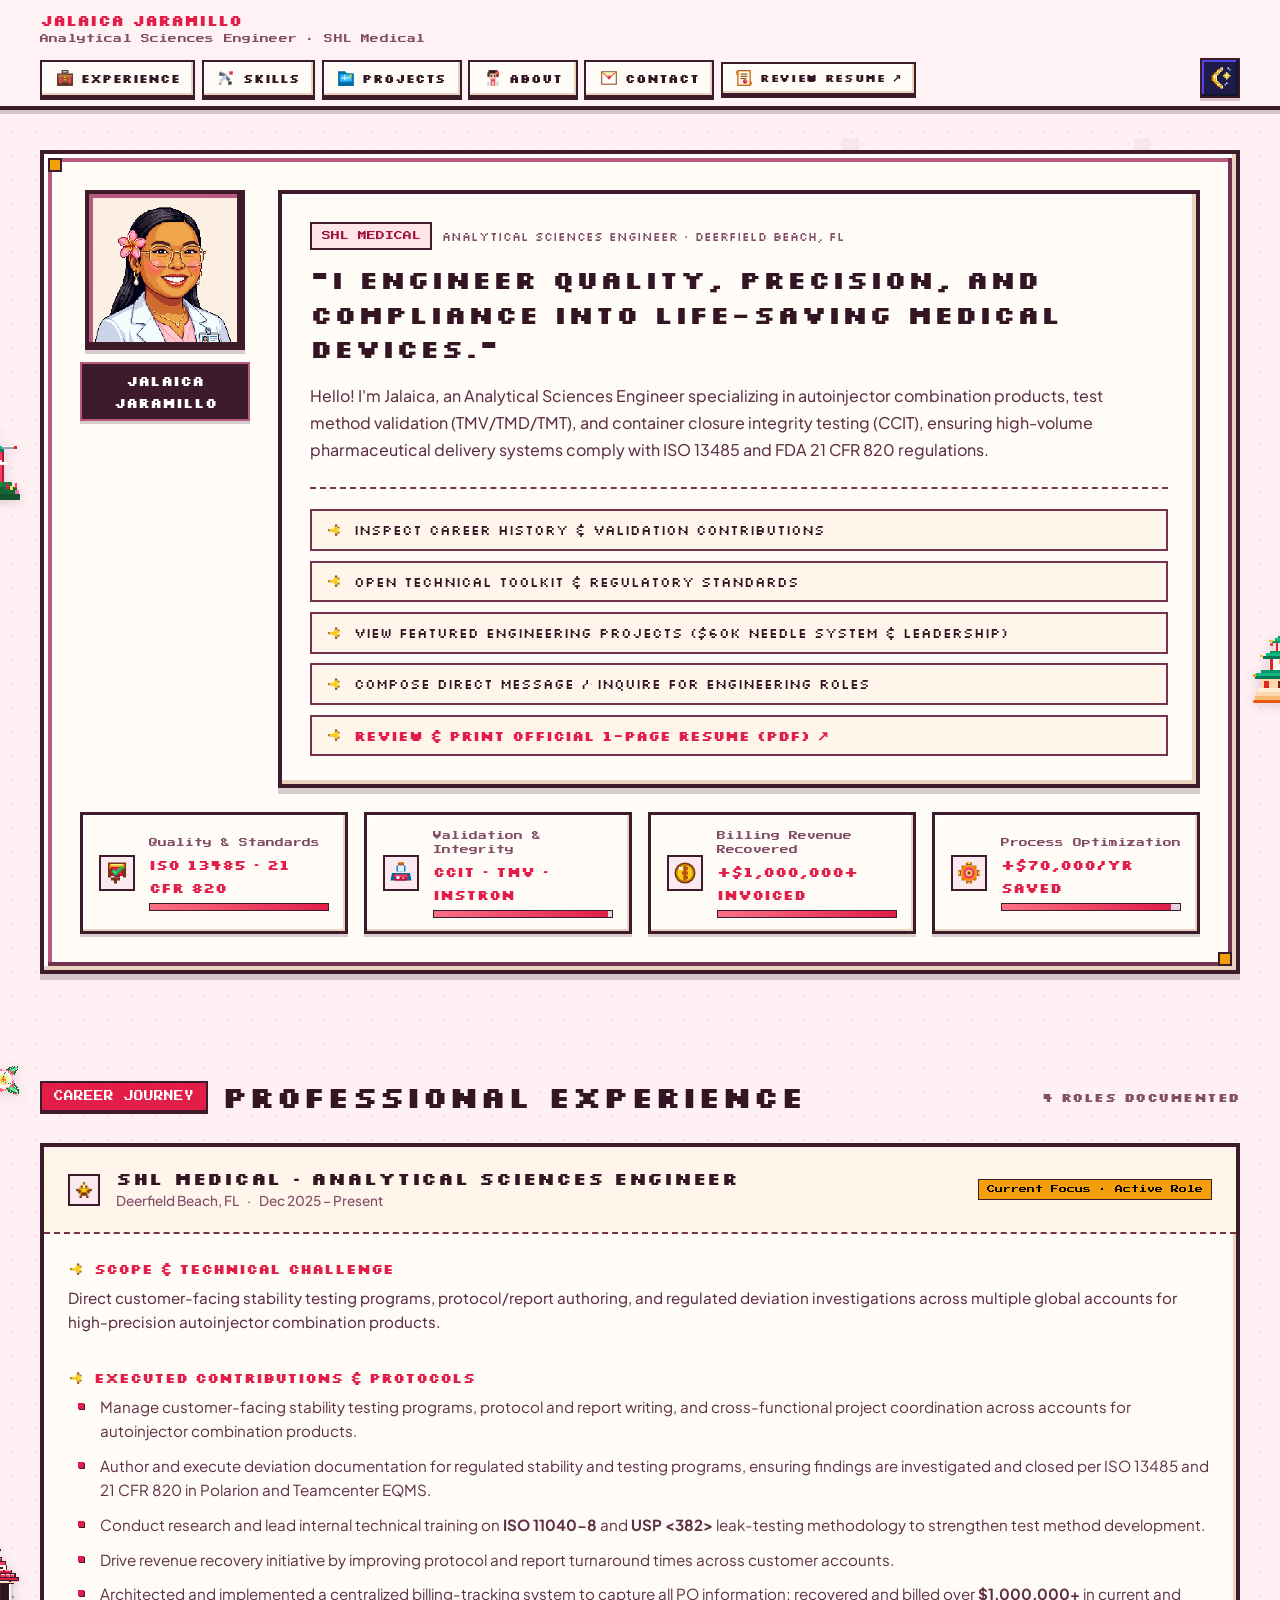
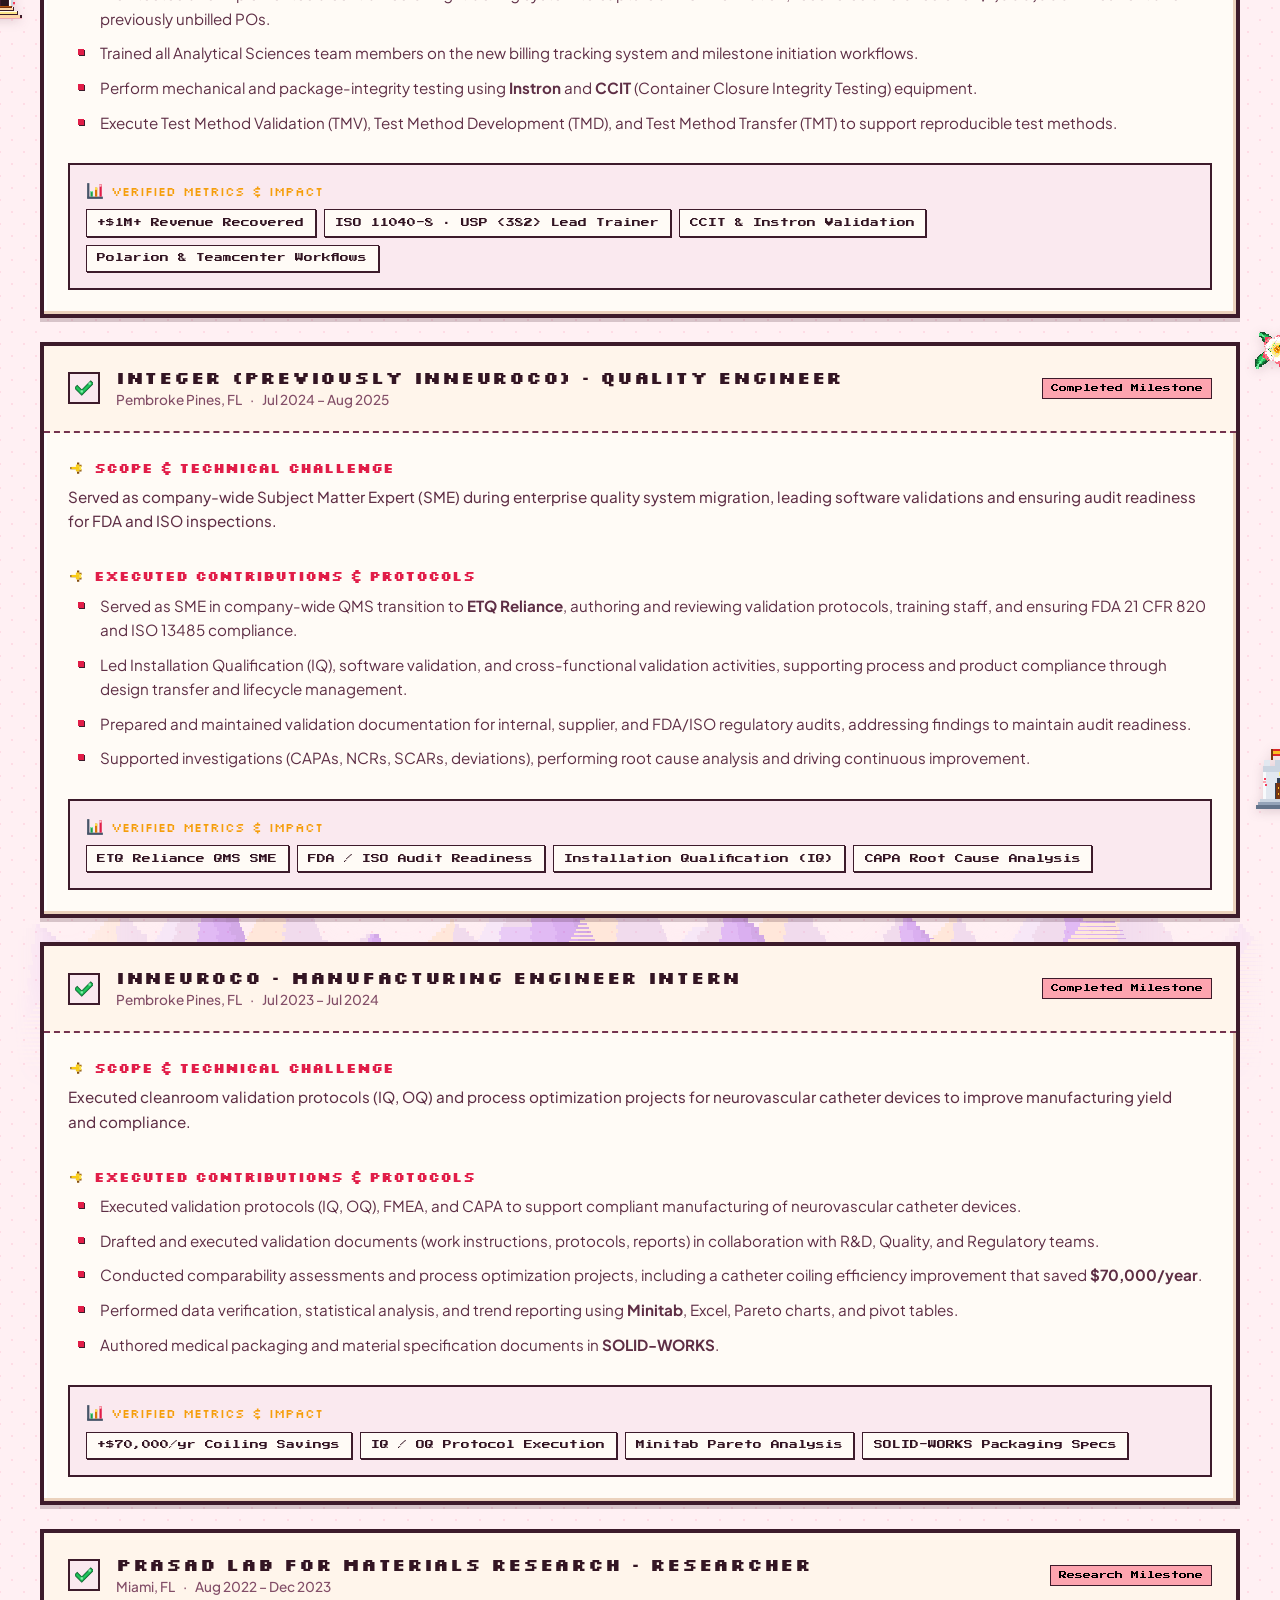
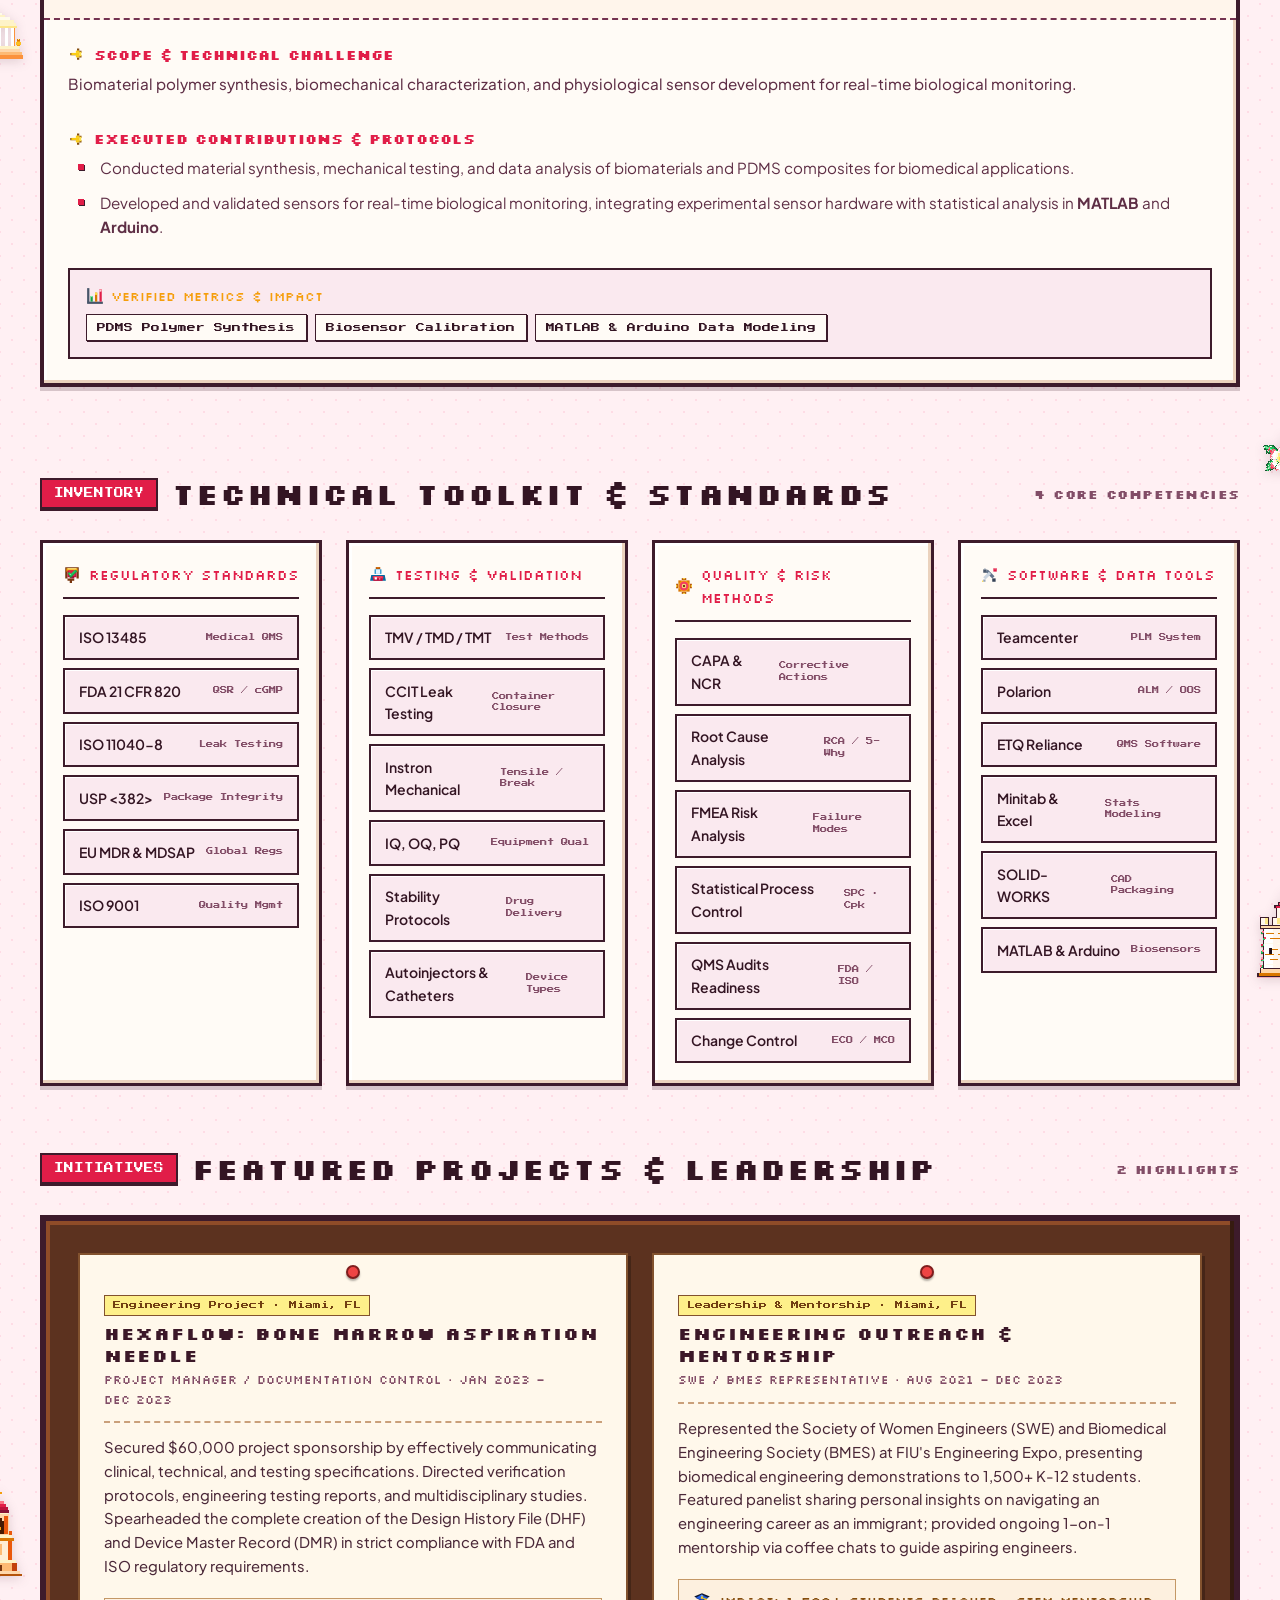
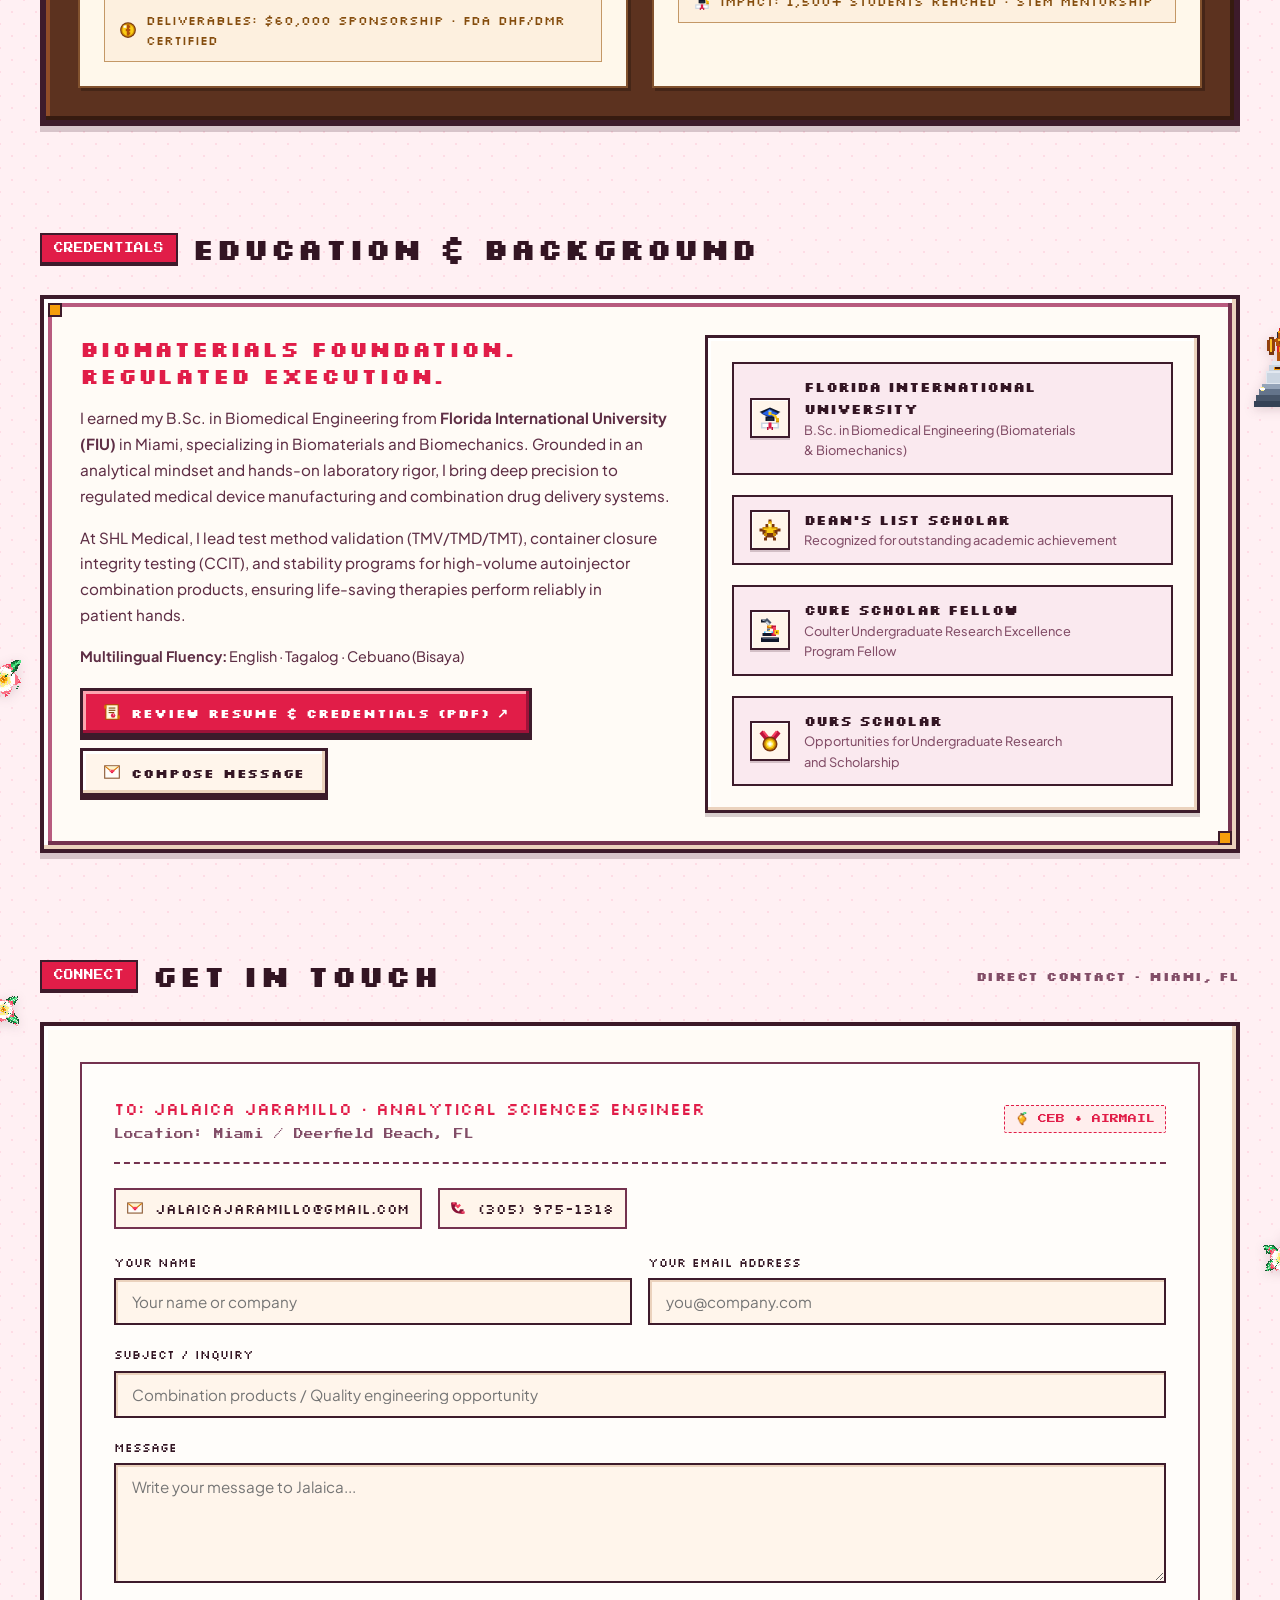
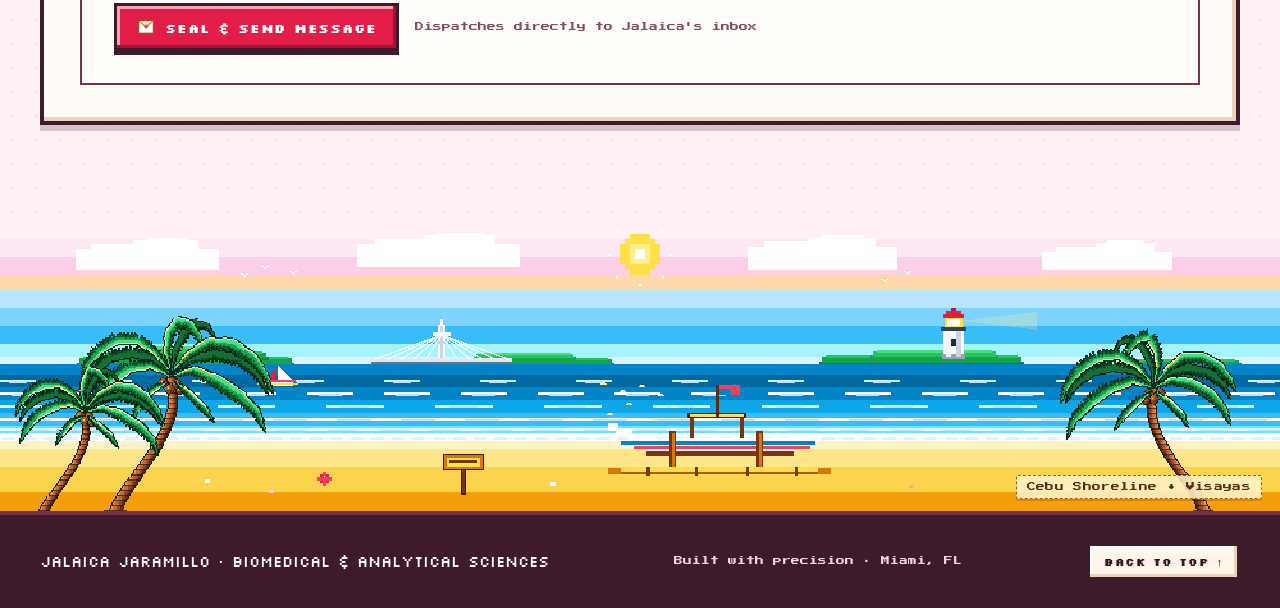
<file: index.html>
<!DOCTYPE html>
<html lang="en" data-theme="light">
<head>
    <meta charset="UTF-8">
    <meta name="viewport" content="width=device-width, initial-scale=1.0, viewport-fit=cover">
    <meta name="color-scheme" content="light dark">
    <meta name="theme-color" content="#fff0f3">
    <title>Jalaica Jaramillo | Biomedical &amp; Analytical Sciences Engineer</title>
    <meta name="description" content="Jalaica Jaramillo — Analytical Sciences Engineer at SHL Medical. Autoinjector combination products, test method validation (TMV), CCIT, ISO 13485, and FDA 21 CFR 820.">
    <link rel="icon" href="assets/img/favicon.svg" type="image/svg+xml">
    <link rel="alternate icon" href="assets/img/favicon-32.png" type="image/png">
    <link rel="apple-touch-icon" href="assets/img/apple-touch-icon.png">
    <link rel="stylesheet" href="assets/css/styles.css">
    <script src="assets/js/main.js" defer></script>
</head>
<body>
    <!-- Floating ambient tropical petals -->
    <div class="petals-container" aria-hidden="true" id="petals"></div>

    <!-- Subtle Background Cebuano Scenery & Watermarks (Strictly isolated to page backdrop) -->
    <div class="site-bg-scenery" aria-hidden="true">
        <!-- 1. Upper Sky Drifting Clouds -->
        <div class="bg-cloud bg-cloud-1"></div>
        <div class="bg-cloud bg-cloud-2"></div>
        <div class="bg-cloud bg-cloud-3"></div>

        <!-- 2. Scattered Background Landmarks & Plumerias (Non-highlightable, ambient backdrop) -->
        <!-- Hero Section Margin Scenery -->
        <div class="bg-scenic-item bg-scenic-left scenic-sirao float-subtle-1">
            <img src="assets/img/cebu-sirao-windmill.svg" alt="" width="72" height="91" loading="lazy">
        </div>
        <div class="bg-scenic-item bg-scenic-right scenic-taoist float-subtle-2">
            <img src="assets/img/cebu-taoist-temple.svg" alt="" width="70" height="90" loading="lazy">
        </div>
        <div class="bg-scenic-item bg-scenic-left scenic-plum-1 float-subtle-3">
            <img src="assets/img/cebu-plumeria-cluster.svg" alt="" width="82" height="65" loading="lazy">
        </div>

        <!-- Experience Section Margin Scenery -->
        <div class="bg-scenic-item bg-scenic-left scenic-magellan float-subtle-4">
            <img src="assets/img/cebu-magellans-cross.svg" alt="" width="72" height="86" loading="lazy">
        </div>
        <div class="bg-scenic-item bg-scenic-right scenic-plum-2 float-subtle-1">
            <img src="assets/img/cebu-plumeria.svg" alt="" width="58" height="58" loading="lazy">
        </div>
        <div class="bg-scenic-item bg-scenic-right scenic-fort-san-pedro float-subtle-3">
            <img src="assets/img/cebu-fort-san-pedro.svg" alt="" width="72" height="79" loading="lazy">
        </div>

        <!-- Osmeña Peak Jagged Karst Hills (Blended softly behind Experience) -->
        <div class="bg-osmena-ridge">
            <img src="assets/img/cebu-osmena-peaks.svg" alt="" width="1200" height="260" loading="lazy">
        </div>

        <!-- Skills Section Margin Scenery -->
        <div class="bg-scenic-item bg-scenic-left scenic-temple-leah float-subtle-2">
            <img src="assets/img/cebu-temple-of-leah.svg" alt="" width="74" height="67" loading="lazy">
        </div>
        <div class="bg-scenic-item bg-scenic-right scenic-plum-3 float-subtle-4">
            <img src="assets/img/cebu-plumeria-cluster.svg" alt="" width="82" height="65" loading="lazy">
        </div>
        <div class="bg-scenic-item bg-scenic-right scenic-baluarte float-subtle-1">
            <img src="assets/img/cebu-baluarte.svg" alt="" width="70" height="106" loading="lazy">
        </div>

        <!-- Projects Section Margin Scenery -->
        <div class="bg-scenic-item bg-scenic-left scenic-basilica float-subtle-3">
            <img src="assets/img/cebu-basilica-tower.svg" alt="" width="68" height="104" loading="lazy">
        </div>
        <div class="bg-scenic-item bg-scenic-right scenic-lapulapu float-subtle-2">
            <img src="assets/img/cebu-lapulapu.svg" alt="" width="64" height="98" loading="lazy">
        </div>
        <div class="bg-scenic-item bg-scenic-left scenic-plum-4 float-subtle-1">
            <img src="assets/img/cebu-plumeria.svg" alt="" width="58" height="58" loading="lazy">
        </div>

        <!-- About Section Margin Scenery -->
        <div class="bg-scenic-item bg-scenic-left scenic-plum-5 float-subtle-4">
            <img src="assets/img/cebu-plumeria-cluster.svg" alt="" width="82" height="65" loading="lazy">
        </div>
        <div class="bg-scenic-item bg-scenic-right scenic-plum-6 float-subtle-3">
            <img src="assets/img/cebu-plumeria-cluster.svg" alt="" width="82" height="65" loading="lazy">
        </div>

        <!-- 5. Top Celestial Sunburst Watermark -->
        <div class="bg-backdrop-art">
            <svg class="bg-sunburst" viewBox="0 0 160 160" xmlns="http://www.w3.org/2000/svg" shape-rendering="crispEdges">
            <!-- Center Disc -->
            <rect x="70" y="70" width="20" height="20" fill="currentColor" />
            <rect x="66" y="74" width="28" height="12" fill="currentColor" />
            <rect x="74" y="66" width="12" height="28" fill="currentColor" />
            <!-- 8 Ray Clusters (Central ray flanked by 2 smaller rays) -->
            <!-- North -->
            <rect x="78" y="44" width="4" height="20" fill="currentColor" />
            <rect x="74" y="50" width="3" height="12" fill="currentColor" />
            <rect x="83" y="50" width="3" height="12" fill="currentColor" />
            <!-- South -->
            <rect x="78" y="96" width="4" height="20" fill="currentColor" />
            <rect x="74" y="98" width="3" height="12" fill="currentColor" />
            <rect x="83" y="98" width="3" height="12" fill="currentColor" />
            <!-- West -->
            <rect x="44" y="78" width="20" height="4" fill="currentColor" />
            <rect x="50" y="74" width="12" height="3" fill="currentColor" />
            <rect x="50" y="83" width="12" height="3" fill="currentColor" />
            <!-- East -->
            <rect x="96" y="78" width="20" height="4" fill="currentColor" />
            <rect x="98" y="74" width="12" height="3" fill="currentColor" />
            <rect x="98" y="83" width="12" height="3" fill="currentColor" />
            <!-- North-West -->
            <rect x="52" y="52" width="12" height="12" fill="currentColor" />
            <rect x="48" y="58" width="4" height="4" fill="currentColor" />
            <rect x="58" y="48" width="4" height="4" fill="currentColor" />
            <!-- North-East -->
            <rect x="96" y="52" width="12" height="12" fill="currentColor" />
            <rect x="108" y="58" width="4" height="4" fill="currentColor" />
            <rect x="98" y="48" width="4" height="4" fill="currentColor" />
            <!-- South-West -->
            <rect x="52" y="96" width="12" height="12" fill="currentColor" />
            <rect x="48" y="98" width="4" height="4" fill="currentColor" />
            <rect x="58" y="108" width="4" height="4" fill="currentColor" />
            <!-- South-East -->
            <rect x="96" y="96" width="12" height="12" fill="currentColor" />
            <rect x="108" y="98" width="4" height="4" fill="currentColor" />
            <rect x="98" y="108" width="4" height="4" fill="currentColor" />
            <!-- 3 Corner Pixel Stars -->
            <rect x="24" y="24" width="6" height="6" fill="currentColor" />
            <rect x="130" y="24" width="6" height="6" fill="currentColor" />
            <rect x="77" y="136" width="6" height="6" fill="currentColor" />
        </svg>
        </div>
    </div>

    <!-- Pixel Art Icon Symbol Sprite (Full-Color Stardew Valley Palette) -->
    <svg xmlns="http://www.w3.org/2000/svg" style="display:none;" aria-hidden="true" shape-rendering="crispEdges">
        <defs>
            <!-- 1. Stardew Leather Work Briefcase -->
            <symbol id="px-work" viewBox="0 0 16 16">
                <rect x="5" y="1" width="6" height="3" fill="#452312"/>
                <rect x="6" y="2" width="4" height="1" fill="#fff5eb"/>
                <rect x="1" y="4" width="14" height="11" fill="#452312"/>
                <rect x="2" y="5" width="12" height="9" fill="#8d5b36"/>
                <rect x="2" y="5" width="12" height="2" fill="#b87b47"/>
                <rect x="2" y="12" width="12" height="2" fill="#5c321f"/>
                <rect x="7" y="7" width="2" height="3" fill="#facc15"/>
                <rect x="7" y="8" width="2" height="1" fill="#78350f"/>
                <rect x="3" y="7" width="2" height="6" fill="#f43f5e"/>
                <rect x="11" y="7" width="2" height="6" fill="#f43f5e"/>
            </symbol>

            <!-- 2. Stardew Crafting Toolkit (Wrench & Screwdriver) -->
            <symbol id="px-skills" viewBox="0 0 16 16">
                <rect x="2" y="3" width="3" height="3" fill="#475569"/>
                <rect x="3" y="2" width="1" height="1" fill="#94a3b8"/>
                <path d="M4 5l6 6 2-2-6-6z" fill="#64748b"/>
                <rect x="10" y="11" width="3" height="3" fill="#334155"/>
                <rect x="11" y="2" width="3" height="3" fill="#e11d48"/>
                <rect x="12" y="2" width="1" height="1" fill="#fda4af"/>
                <path d="M9 7l-5 5-2-2 5-5z" fill="#cbd5e1"/>
                <rect x="2" y="12" width="2" height="2" fill="#94a3b8"/>
                <rect x="1" y="13" width="1" height="1" fill="#facc15"/>
            </symbol>

            <!-- 3. Stardew Blueprint / Project Folder -->
            <symbol id="px-project" viewBox="0 0 16 16">
                <path d="M1 2h6l2 2h6v11H1V2z" fill="#0369a1"/>
                <rect x="2" y="4" width="12" height="8" fill="#0284c7"/>
                <rect x="3" y="5" width="10" height="6" fill="#38bdf8"/>
                <line x1="4" y1="8" x2="12" y2="8" stroke="#e0f2fe" stroke-width="1"/>
                <line x1="7" y1="5" x2="7" y2="10" stroke="#e0f2fe" stroke-width="1"/>
                <rect x="11" y="5" width="2" height="2" fill="#facc15"/>
            </symbol>

            <!-- 4. Stardew Character Profile Avatar -->
            <symbol id="px-about" viewBox="0 0 16 16">
                <rect x="4" y="1" width="8" height="3" fill="#2c191d"/>
                <rect x="3" y="3" width="10" height="4" fill="#482830"/>
                <rect x="10" y="2" width="3" height="3" fill="#e11d48"/>
                <rect x="11" y="3" width="1" height="1" fill="#fde047"/>
                <rect x="5" y="4" width="6" height="5" fill="#f3bfa6"/>
                <rect x="6" y="5" width="1" height="2" fill="#2c191d"/>
                <rect x="9" y="5" width="1" height="2" fill="#2c191d"/>
                <rect x="5" y="7" width="1" height="1" fill="#fda4af"/>
                <rect x="10" y="7" width="1" height="1" fill="#fda4af"/>
                <rect x="4" y="9" width="8" height="6" fill="#f8fafc"/>
                <rect x="6" y="9" width="4" height="6" fill="#f43f5e"/>
                <rect x="7" y="11" width="2" height="4" fill="#f3bfa6"/>
                <rect x="3" y="11" width="2" height="4" fill="#cbd5e1"/>
                <rect x="11" y="11" width="2" height="4" fill="#cbd5e1"/>
            </symbol>

            <!-- 5. Stardew Letter Envelope with Wax Heart Seal -->
            <symbol id="px-contact" viewBox="0 0 16 16">
                <rect x="1" y="2" width="14" height="12" fill="#8d5b36"/>
                <rect x="2" y="3" width="12" height="10" fill="#fffdfa"/>
                <path d="M2 3l6 5 6-5z" fill="#fef3c7"/>
                <path d="M2 3l6 5 6-5" stroke="#d97706" stroke-width="1" fill="none"/>
                <rect x="7" y="7" width="2" height="2" fill="#e11d48"/>
                <rect x="6" y="6" width="2" height="2" fill="#f43f5e"/>
                <rect x="8" y="6" width="2" height="2" fill="#f43f5e"/>
                <rect x="6" y="6" width="1" height="1" fill="#fda4af"/>
            </symbol>

            <!-- 6. Stardew Ancient Parchment Scroll (Resume) -->
            <symbol id="px-resume" viewBox="0 0 16 16">
                <rect x="2" y="1" width="12" height="14" fill="#b45309"/>
                <rect x="3" y="2" width="10" height="12" fill="#fef3c7"/>
                <rect x="4" y="3" width="8" height="10" fill="#fffbeb"/>
                <rect x="1" y="2" width="2" height="3" fill="#d97706"/>
                <rect x="13" y="11" width="2" height="3" fill="#d97706"/>
                <rect x="5" y="4" width="6" height="1" fill="#854d0e"/>
                <rect x="5" y="6" width="6" height="1" fill="#854d0e"/>
                <rect x="5" y="8" width="5" height="1" fill="#854d0e"/>
                <circle cx="9" cy="11" r="2" fill="#e11d48"/>
                <rect x="9" y="10" width="1" height="1" fill="#fecdd3"/>
            </symbol>

            <!-- 7. Stardew Quality Knight Shield -->
            <symbol id="px-shield" viewBox="0 0 16 16">
                <path d="M2 1h12v4H2V1zm0 4h2v6H2V5zm10 0h2v6h-2V5zm-8 6h6v2H4v-2zm2 2h2v2H6v-2z" fill="#78350f"/>
                <rect x="3" y="2" width="10" height="3" fill="#f59e0b"/>
                <rect x="4" y="2" width="8" height="1" fill="#fef08a"/>
                <rect x="4" y="4" width="8" height="6" fill="#be123c"/>
                <rect x="5" y="4" width="6" height="5" fill="#e11d48"/>
                <rect x="6" y="9" width="4" height="2" fill="#9f1239"/>
                <path d="M5 6l2 3 5-5" stroke="#16a34a" stroke-width="2" fill="none"/>
                <path d="M5 6l2 2 4-4" stroke="#22c55e" stroke-width="1.5" fill="none"/>
                <rect x="6" y="7" width="1" height="1" fill="#86efac"/>
            </symbol>

            <!-- 8. Stardew Potion / Analytical Flask -->
            <symbol id="px-flask" viewBox="0 0 16 16">
                <rect x="6" y="1" width="4" height="2" fill="#b45309"/>
                <rect x="7" y="1" width="2" height="1" fill="#d97706"/>
                <rect x="5" y="3" width="6" height="4" fill="#0284c7"/>
                <rect x="6" y="3" width="4" height="4" fill="#e0f2fe"/>
                <path d="M2 8h12l1 5H1z" fill="#0369a1"/>
                <path d="M3 9h10l-1 4H4z" fill="#e11d48"/>
                <rect x="4" y="9" width="8" height="2" fill="#f43f5e"/>
                <rect x="4" y="11" width="8" height="2" fill="#be123c"/>
                <rect x="5" y="10" width="2" height="2" fill="#ffffff"/>
                <rect x="9" y="11" width="1" height="1" fill="#fecdd3"/>
            </symbol>

            <!-- 9. Stardew Brass Gear / Process Optimization -->
            <symbol id="px-gear" viewBox="0 0 16 16">
                <rect x="6" y="1" width="4" height="2" fill="#b45309"/>
                <rect x="7" y="1" width="2" height="1" fill="#fde047"/>
                <rect x="1" y="6" width="2" height="4" fill="#b45309"/>
                <rect x="1" y="7" width="1" height="2" fill="#fde047"/>
                <rect x="13" y="6" width="2" height="4" fill="#b45309"/>
                <rect x="14" y="7" width="1" height="2" fill="#fde047"/>
                <rect x="6" y="13" width="4" height="2" fill="#b45309"/>
                <rect x="7" y="14" width="2" height="1" fill="#fde047"/>
                <rect x="3" y="3" width="3" height="3" fill="#d97706"/>
                <rect x="10" y="3" width="3" height="3" fill="#d97706"/>
                <rect x="3" y="10" width="3" height="3" fill="#d97706"/>
                <rect x="10" y="10" width="3" height="3" fill="#d97706"/>
                <circle cx="8" cy="8" r="5" fill="#f59e0b"/>
                <circle cx="8" cy="8" r="4" fill="#f43f5e"/>
                <circle cx="8" cy="8" r="2" fill="#fef08a"/>
                <rect x="7" y="7" width="2" height="2" fill="#78350f"/>
            </symbol>

            <!-- 10. Stardew Production Bar Chart -->
            <symbol id="px-chart" viewBox="0 0 16 16">
                <rect x="1" y="1" width="2" height="13" fill="#475569"/>
                <rect x="1" y="13" width="14" height="2" fill="#475569"/>
                <rect x="4" y="8" width="2" height="5" fill="#16a34a"/>
                <rect x="4" y="8" width="2" height="1" fill="#86efac"/>
                <rect x="8" y="5" width="2" height="8" fill="#d97706"/>
                <rect x="8" y="5" width="2" height="2" fill="#fde047"/>
                <rect x="12" y="2" width="2" height="11" fill="#e11d48"/>
                <rect x="12" y="2" width="2" height="2" fill="#fda4af"/>
                <rect x="12" y="3" width="1" height="1" fill="#ffffff"/>
            </symbol>

            <!-- 11. Stardew Gold Coin / Revenue ($1M+) -->
            <symbol id="px-dollar" viewBox="0 0 16 16">
                <circle cx="8" cy="8" r="7" fill="#78350f"/>
                <circle cx="8" cy="8" r="6" fill="#ca8a04"/>
                <circle cx="8" cy="8" r="5" fill="#facc15"/>
                <rect x="5" y="4" width="4" height="2" fill="#fef08a"/>
                <path d="M7 4h3v2H7V4zm-1 3h4v2H6V7zm1 3h3v2H7v-2z" fill="#b45309"/>
                <rect x="7" y="3" width="2" height="10" fill="#b45309"/>
                <rect x="4" y="4" width="2" height="2" fill="#ffffff"/>
            </symbol>

            <!-- 12. Stardew Stardrop Star -->
            <symbol id="px-star" viewBox="0 0 16 16">
                <path d="M7 1h2v2H7V1zm-2 3h6v2H5V4zm-4 3h14v2H1V7zm2 2h10v2H3V9zm2 2h6v2H5v-2zm-1 2h2v2H4v-2zm6 0h2v2h-2v-2z" fill="#78350f"/>
                <path d="M7 2h2v4H7V2zm-4 4h10v2H3V6zm2 2h6v2H5V8zm-1 2h2v2H4v-2zm6 0h2v2h-2v-2z" fill="#ca8a04"/>
                <path d="M7 3h2v4H7V3zm-3 4h8v1H4V7zm2 1h4v2H6V8z" fill="#facc15"/>
                <rect x="7" y="4" width="2" height="2" fill="#fef08a"/>
                <rect x="7" y="4" width="1" height="1" fill="#ffffff"/>
            </symbol>

            <!-- 13. Stardew Quest Completed Checkmark -->
            <symbol id="px-check" viewBox="0 0 16 16">
                <path d="M2 8l4 4 8-8" stroke="#14532d" stroke-width="4" stroke-linecap="square" fill="none"/>
                <path d="M2 8l4 4 8-8" stroke="#16a34a" stroke-width="3" stroke-linecap="square" fill="none"/>
                <path d="M2 8l4 4 8-8" stroke="#22c55e" stroke-width="1.5" stroke-linecap="square" fill="none"/>
                <rect x="5" y="10" width="2" height="2" fill="#86efac"/>
                <rect x="12" y="3" width="2" height="2" fill="#86efac"/>
            </symbol>

            <!-- 14. Academic Mortarboard Graduation Cap & Diploma (Florida International University) -->
            <symbol id="px-gradcap" viewBox="0 0 16 16">
                <path d="M8 1L1 4l7 3 7-3-7-3z" fill="#0f172a"/>
                <path d="M8 2L2 5l6 3 6-3-6-3z" fill="#1e3a8a"/>
                <path d="M8 2L3 5l5 2 5-2-5-2z" fill="#2563eb"/>
                <rect x="7" y="3" width="2" height="1" fill="#93c5fd"/>
                <rect x="7" y="4" width="2" height="2" fill="#facc15"/>
                <rect x="5" y="7" width="6" height="3" fill="#0f172a"/>
                <rect x="6" y="8" width="4" height="2" fill="#1e293b"/>
                <path d="M9 5l3 1 1 2v3h-1v-2l-1-2-2-1z" fill="#facc15"/>
                <rect x="12" y="8" width="2" height="3" fill="#eab308"/>
                <rect x="12" y="10" width="2" height="1" fill="#ca8a04"/>
                <rect x="2" y="11" width="12" height="4" fill="#cbd5e1"/>
                <rect x="3" y="12" width="10" height="2" fill="#ffffff"/>
                <rect x="7" y="11" width="2" height="4" fill="#e11d48"/>
                <rect x="6" y="14" width="1" height="2" fill="#be123c"/>
                <rect x="9" y="14" width="1" height="2" fill="#be123c"/>
            </symbol>

            <!-- 14b. Biomedical Laboratory Microscope (CURE Scholar Fellow) -->
            <symbol id="px-microscope" viewBox="0 0 16 16">
                <rect x="2" y="1" width="3" height="2" fill="#0f172a"/>
                <rect x="3" y="1" width="2" height="1" fill="#94a3b8"/>
                <path d="M4 2l3 3 2-2-3-3z" fill="#475569"/>
                <path d="M5 3l2 2 1-1-2-2z" fill="#cbd5e1"/>
                <rect x="6" y="5" width="4" height="2" fill="#d97706"/>
                <rect x="7" y="5" width="2" height="1" fill="#fde047"/>
                <rect x="6" y="7" width="2" height="2" fill="#64748b"/>
                <rect x="7" y="8" width="1" height="1" fill="#facc15"/>
                <rect x="4" y="9" width="6" height="2" fill="#38bdf8"/>
                <rect x="5" y="9" width="4" height="1" fill="#ffffff"/>
                <rect x="3" y="10" width="9" height="2" fill="#0f172a"/>
                <path d="M9 5h3v7H9v-2h1V7H9V5z" fill="#be123c"/>
                <rect x="10" y="6" width="2" height="5" fill="#f43f5e"/>
                <rect x="11" y="8" width="3" height="3" fill="#facc15"/>
                <rect x="12" y="9" width="1" height="1" fill="#78350f"/>
                <rect x="2" y="13" width="12" height="3" fill="#0f172a"/>
                <rect x="3" y="13" width="10" height="1" fill="#475569"/>
            </symbol>

            <!-- 14c. Scholar Ribbon Medal (OURS Scholar) -->
            <symbol id="px-medal" viewBox="0 0 16 16">
                <path d="M3 1l5 6-2 2-5-6z" fill="#be123c"/>
                <path d="M4 1l4 5-1 1-4-5z" fill="#f43f5e"/>
                <path d="M13 1l-5 6 2 2 5-6z" fill="#be123c"/>
                <path d="M12 1l-4 5 1 1 4-5z" fill="#f43f5e"/>
                <circle cx="8" cy="10" r="5" fill="#78350f"/>
                <circle cx="8" cy="10" r="4" fill="#ca8a04"/>
                <circle cx="8" cy="10" r="3" fill="#facc15"/>
                <rect x="7" y="8" width="2" height="4" fill="#fef08a"/>
                <rect x="6" y="9" width="4" height="2" fill="#fef08a"/>
                <rect x="7" y="9" width="2" height="2" fill="#ffffff"/>
            </symbol>

            <!-- 14d. General Scholar Award -->
            <symbol id="px-award" viewBox="0 0 16 16">
                <use href="#px-gradcap"></use>
            </symbol>

            <!-- 15. Stardew Morning Sun -->
            <symbol id="px-sun" viewBox="0 0 16 16">
                <rect x="7" y="0" width="2" height="3" fill="#d97706"/>
                <rect x="7" y="13" width="2" height="3" fill="#d97706"/>
                <rect x="0" y="7" width="3" height="2" fill="#d97706"/>
                <rect x="13" y="7" width="3" height="2" fill="#d97706"/>
                <rect x="2" y="2" width="2" height="2" fill="#ea580c"/>
                <rect x="12" y="2" width="2" height="2" fill="#ea580c"/>
                <rect x="2" y="12" width="2" height="2" fill="#ea580c"/>
                <rect x="12" y="12" width="2" height="2" fill="#ea580c"/>
                <circle cx="8" cy="8" r="5" fill="#f59e0b"/>
                <circle cx="8" cy="8" r="4" fill="#fbbf24"/>
                <rect x="6" y="5" width="3" height="3" fill="#fef08a"/>
                <rect x="6" y="5" width="1" height="1" fill="#ffffff"/>
            </symbol>

            <!-- 16. Stardew Midnight Crescent Moon & Twinkling Stars -->
            <symbol id="px-moon" viewBox="0 0 16 16">
                <!-- Crescent Outer Shadow & Silhouette -->
                <rect x="8" y="1" width="2" height="1" fill="#78350f"/>
                <rect x="6" y="2" width="2" height="1" fill="#78350f"/>
                <rect x="5" y="3" width="2" height="1" fill="#78350f"/>
                <rect x="4" y="4" width="2" height="1" fill="#78350f"/>
                <rect x="3" y="5" width="2" height="1" fill="#78350f"/>
                <rect x="2" y="6" width="2" height="4" fill="#78350f"/>
                <rect x="3" y="10" width="2" height="1" fill="#78350f"/>
                <rect x="4" y="11" width="2" height="1" fill="#78350f"/>
                <rect x="5" y="12" width="2" height="1" fill="#78350f"/>
                <rect x="6" y="13" width="2" height="1" fill="#78350f"/>
                <rect x="8" y="14" width="2" height="1" fill="#78350f"/>

                <!-- Crescent Core Golden Body -->
                <rect x="8" y="1" width="1" height="1" fill="#f59e0b"/>
                <rect x="7" y="2" width="2" height="1" fill="#facc15"/>
                <rect x="6" y="3" width="2" height="1" fill="#facc15"/>
                <rect x="5" y="4" width="2" height="1" fill="#facc15"/>
                <rect x="4" y="5" width="2" height="1" fill="#facc15"/>
                <rect x="3" y="6" width="2" height="4" fill="#facc15"/>
                <rect x="4" y="10" width="2" height="1" fill="#facc15"/>
                <rect x="5" y="11" width="2" height="1" fill="#facc15"/>
                <rect x="6" y="12" width="2" height="1" fill="#facc15"/>
                <rect x="7" y="13" width="2" height="1" fill="#facc15"/>
                <rect x="8" y="14" width="1" height="1" fill="#f59e0b"/>

                <!-- Crescent Inner Concave Rim & Luminous Highlight -->
                <rect x="9" y="1" width="1" height="1" fill="#ffffff"/>
                <rect x="9" y="2" width="1" height="1" fill="#fef08a"/>
                <rect x="8" y="3" width="1" height="1" fill="#fef08a"/>
                <rect x="7" y="4" width="1" height="1" fill="#fef08a"/>
                <rect x="6" y="5" width="1" height="1" fill="#fef08a"/>
                <rect x="5" y="6" width="1" height="4" fill="#fef08a"/>
                <rect x="6" y="10" width="1" height="1" fill="#fef08a"/>
                <rect x="7" y="11" width="1" height="1" fill="#fef08a"/>
                <rect x="8" y="12" width="1" height="1" fill="#fef08a"/>
                <rect x="9" y="13" width="1" height="1" fill="#fef08a"/>
                <rect x="9" y="14" width="1" height="1" fill="#ffffff"/>

                <!-- Inner White Glimmer Points -->
                <rect x="4" y="6" width="1" height="2" fill="#ffffff"/>
                <rect x="6" y="3" width="1" height="1" fill="#ffffff"/>
                <rect x="6" y="12" width="1" height="1" fill="#ffffff"/>

                <!-- Twinkling Starlight in Night Sky -->
                <!-- Large 4-Pointed Star -->
                <rect x="12" y="4" width="1" height="1" fill="#fef08a"/>
                <rect x="11" y="5" width="3" height="1" fill="#fde047"/>
                <rect x="10" y="6" width="5" height="1" fill="#fde047"/>
                <rect x="12" y="6" width="1" height="1" fill="#ffffff"/>
                <rect x="11" y="7" width="3" height="1" fill="#fde047"/>
                <rect x="12" y="8" width="1" height="1" fill="#fef08a"/>

                <!-- Distant Sparkle Top-Right -->
                <rect x="13" y="1" width="1" height="1" fill="#ffffff"/>
                <rect x="14" y="2" width="1" height="1" fill="#93c5fd"/>

                <!-- Distant Sparkle Lower-Right -->
                <rect x="12" y="11" width="1" height="1" fill="#ffffff"/>
                <rect x="11" y="12" width="1" height="1" fill="#93c5fd"/>
            </symbol>

            <!-- 17. Stardew Classic Telephone (Rose) -->
            <symbol id="px-phone" viewBox="0 0 16 16">
                <path d="M2 3h4v3L4 7c1 2 2 3 4 4l1-2h3v4h-2c-6 0-9-3-9-9V3z" fill="#881337"/>
                <rect x="2" y="3" width="3" height="2" fill="#e11d48"/>
                <rect x="3" y="3" width="1" height="1" fill="#fda4af"/>
                <rect x="10" y="11" width="3" height="2" fill="#e11d48"/>
                <rect x="11" y="11" width="1" height="1" fill="#fda4af"/>
                <path d="M5 5l2 2 2-2" stroke="#f43f5e" stroke-width="2" fill="none"/>
            </symbol>

            <!-- 18. Stardew Letter Mail Icon -->
            <symbol id="px-mail" viewBox="0 0 16 16">
                <rect x="1" y="3" width="14" height="10" fill="#8d5b36"/>
                <rect x="2" y="4" width="12" height="8" fill="#fffdfa"/>
                <path d="M2 4l6 5 6-5z" fill="#fef3c7"/>
                <path d="M2 4l6 5 6-5" stroke="#d97706" stroke-width="1" fill="none"/>
                <rect x="7" y="8" width="2" height="2" fill="#e11d48"/>
                <rect x="6" y="7" width="2" height="2" fill="#f43f5e"/>
                <rect x="8" y="7" width="2" height="2" fill="#f43f5e"/>
            </symbol>

            <!-- 19. Stardew Map Marker Pin -->
            <symbol id="px-location" viewBox="0 0 16 16">
                <path d="M5 1h6v2H5V1zm-2 2h10v4H3V3zm1 4h8v3H4V7zm2 3h4v3H6v-3zm1 3h2v2H7v-2z" fill="#881337"/>
                <rect x="4" y="2" width="8" height="5" fill="#e11d48"/>
                <rect x="5" y="3" width="6" height="3" fill="#f43f5e"/>
                <circle cx="8" cy="5" r="2" fill="#ffffff"/>
                <rect x="7" y="11" width="2" height="3" fill="#475569"/>
            </symbol>

            <!-- 20. Stardew Menu Pointer Arrow -->
            <symbol id="px-arrow" viewBox="0 0 16 16">
                <path d="M2 7h8v2H2V7zm6-4h2v2H8V3zm2 2h2v2h-2V5zm0 4h2v2h-2V9zm-2 2h2v2H8v-2z" fill="#854d0e"/>
                <rect x="3" y="7" width="7" height="2" fill="#facc15"/>
                <rect x="7" y="5" width="3" height="2" fill="#facc15"/>
                <rect x="7" y="9" width="3" height="2" fill="#facc15"/>
                <rect x="10" y="6" width="2" height="4" fill="#fde047"/>
                <rect x="12" y="7" width="1" height="2" fill="#ffffff"/>
            </symbol>

            <!-- 21. Philippine Tropical Hibiscus (Gumamela) -->
            <symbol id="px-hibiscus" viewBox="0 0 16 16">
                <!-- Emerald Leaves -->
                <rect x="2" y="2" width="3" height="3" fill="#15803d"/>
                <rect x="3" y="1" width="2" height="2" fill="#22c55e"/>
                <rect x="11" y="11" width="3" height="3" fill="#15803d"/>
                <rect x="12" y="12" width="2" height="2" fill="#22c55e"/>
                <!-- 5 Crimson & Coral Petals -->
                <rect x="6" y="2" width="4" height="4" fill="#f43f5e"/>
                <rect x="7" y="1" width="2" height="2" fill="#fb7185"/>
                <rect x="2" y="6" width="4" height="4" fill="#e11d48"/>
                <rect x="1" y="7" width="2" height="2" fill="#f43f5e"/>
                <rect x="10" y="6" width="4" height="4" fill="#f43f5e"/>
                <rect x="13" y="7" width="2" height="2" fill="#fb7185"/>
                <rect x="4" y="10" width="4" height="4" fill="#be123c"/>
                <rect x="8" y="10" width="4" height="4" fill="#be123c"/>
                <!-- Center Overlap & Throat -->
                <rect x="5" y="5" width="6" height="6" fill="#e11d48"/>
                <rect x="7" y="7" width="2" height="2" fill="#881337"/>
                <!-- Golden Stamen & Pollen Tip -->
                <rect x="8" y="6" width="1" height="1" fill="#facc15"/>
                <rect x="9" y="5" width="1" height="1" fill="#facc15"/>
                <rect x="10" y="4" width="1" height="1" fill="#facc15"/>
                <rect x="11" y="3" width="2" height="2" fill="#fef08a"/>
                <rect x="12" y="3" width="1" height="1" fill="#ffffff"/>
            </symbol>

            <!-- 22. Philippine Carabao Mango (Cebu Golden Mango) -->
            <symbol id="px-mango" viewBox="0 0 16 16">
                <!-- Slender Wood Stem -->
                <rect x="6" y="1" width="1" height="2" fill="#452312"/>
                <rect x="7" y="2" width="1" height="1" fill="#78350f"/>
                <!-- Tropical Mango Leaf with vein -->
                <rect x="9" y="0" width="3" height="1" fill="#4ade80"/>
                <rect x="8" y="1" width="4" height="1" fill="#16a34a"/>
                <rect x="7" y="2" width="3" height="1" fill="#15803d"/>
                <rect x="9" y="1" width="2" height="1" fill="#86efac"/>

                <!-- Philippine Carabao Mango Silhouette (Kidney / S-curve shape) -->
                <rect x="5" y="3" width="4" height="1" fill="#92400e"/>
                <rect x="4" y="4" width="6" height="1" fill="#b45309"/>
                <rect x="3" y="5" width="8" height="1" fill="#b45309"/>
                <rect x="3" y="6" width="9" height="2" fill="#b45309"/>
                <rect x="4" y="8" width="8" height="1" fill="#b45309"/>
                <rect x="4" y="9" width="7" height="1" fill="#b45309"/>
                <rect x="5" y="10" width="5" height="1" fill="#b45309"/>
                <rect x="5" y="11" width="4" height="1" fill="#b45309"/>
                <rect x="6" y="12" width="3" height="1" fill="#b45309"/>
                <rect x="7" y="13" width="2" height="1" fill="#92400e"/>

                <!-- Golden Ripe Mango Flesh (Layer 1) -->
                <rect x="5" y="4" width="4" height="1" fill="#f59e0b"/>
                <rect x="4" y="5" width="6" height="1" fill="#f59e0b"/>
                <rect x="4" y="6" width="7" height="2" fill="#f59e0b"/>
                <rect x="5" y="8" width="6" height="1" fill="#f59e0b"/>
                <rect x="5" y="9" width="5" height="1" fill="#f59e0b"/>
                <rect x="6" y="10" width="3" height="1" fill="#f59e0b"/>
                <rect x="6" y="11" width="2" height="1" fill="#f59e0b"/>
                <rect x="7" y="12" width="1" height="1" fill="#d97706"/>

                <!-- Luminous Canary Yellow (Layer 2) -->
                <rect x="6" y="4" width="2" height="1" fill="#fde047"/>
                <rect x="5" y="5" width="4" height="1" fill="#fde047"/>
                <rect x="5" y="6" width="5" height="2" fill="#fbbf24"/>
                <rect x="5" y="8" width="4" height="1" fill="#fbbf24"/>
                <rect x="5" y="9" width="3" height="1" fill="#fbbf24"/>
                <rect x="6" y="10" width="2" height="1" fill="#fde047"/>

                <!-- Juicy Specular Gloss Highlights -->
                <rect x="6" y="4" width="1" height="1" fill="#ffffff"/>
                <rect x="5" y="5" width="2" height="1" fill="#ffffff"/>
                <rect x="5" y="6" width="1" height="1" fill="#fef08a"/>
            </symbol>
        </defs>
    </svg>

    <!-- TOP HUD NAVIGATION -->
    <header class="game-hud" id="header">
        <div class="container hud-inner">
            <div class="player-badge">
                <div class="player-info">
                    <a href="#home" class="player-name">Jalaica Jaramillo</a>
                    <span class="player-title">Analytical Sciences Engineer &middot; SHL Medical</span>
                </div>
            </div>

            <nav class="hud-nav" aria-label="Main Menu">
                <a href="#experience" class="nav-tab">
                    <svg class="pixel-icon"><use href="#px-work"></use></svg> Experience
                </a>
                <a href="#skills" class="nav-tab">
                    <svg class="pixel-icon"><use href="#px-skills"></use></svg> Skills
                </a>
                <a href="#projects" class="nav-tab">
                    <svg class="pixel-icon"><use href="#px-project"></use></svg> Projects
                </a>
                <a href="#about" class="nav-tab">
                    <svg class="pixel-icon"><use href="#px-about"></use></svg> About
                </a>
                <a href="#contact" class="nav-tab">
                    <svg class="pixel-icon"><use href="#px-contact"></use></svg> Contact
                </a>
                <a href="assets/pdf/jalaica-jaramillo-resume.pdf" target="_blank" rel="noopener noreferrer" class="nav-tab pixel-btn" style="padding: 0.35rem 0.75rem; font-size: 0.7rem;">
                    <svg class="pixel-icon"><use href="#px-resume"></use></svg> Review Resume ↗
                </a>
            </nav>

            <button class="theme-toggle-btn" id="theme-button" type="button" aria-label="Switch to Night Mode">
                <svg class="pixel-icon pixel-icon-lg theme-sun-icon" aria-hidden="true"><use href="#px-sun"></use></svg>
                <svg class="pixel-icon pixel-icon-lg theme-moon-icon" aria-hidden="true"><use href="#px-moon"></use></svg>
            </button>
        </div>
    </header>

    <main class="container" id="main">
        <!-- ==========================================================================
             HERO SECTION / INTRO DIALOGUE
             ========================================================================== -->
        <section class="hero-section" id="home" aria-labelledby="hero-name">
            <div class="pixel-panel">
                <div class="dialogue-wrapper">
                    <!-- Left: Portrait Frame -->
                    <div class="dialogue-portrait-col">
                        <div class="dialogue-portrait-frame">
                            <img src="assets/img/jalaica-pixel-portrait.svg" alt="Jalaica Jaramillo Pixel Art Character" width="160" height="160">
                        </div>
                        <div class="dialogue-nameplate" id="hero-name">Jalaica Jaramillo</div>
                    </div>

                    <!-- Right: Speech Content Box -->
                    <div class="dialogue-box">
                        <div class="dialogue-header">
                            <span class="dialogue-badge">SHL Medical</span>
                            <span class="dialogue-company">Analytical Sciences Engineer &middot; Deerfield Beach, FL</span>
                        </div>

                        <h1 class="dialogue-speech">"I engineer quality, precision, and compliance into life-saving medical devices."</h1>

                        <p class="dialogue-body">
                            Hello! I'm Jalaica, an Analytical Sciences Engineer specializing in autoinjector combination products, test method validation (TMV/TMD/TMT), and container closure integrity testing (CCIT), ensuring high-volume pharmaceutical delivery systems comply with ISO 13485 and FDA 21 CFR 820 regulations.
                        </p>

                        <!-- Dialogue Response Navigation -->
                        <div class="dialogue-choices">
                            <a href="#experience" class="choice-option">
                                <svg class="pixel-icon choice-pointer"><use href="#px-arrow"></use></svg> Inspect career history &amp; validation contributions
                            </a>
                            <a href="#skills" class="choice-option">
                                <svg class="pixel-icon choice-pointer"><use href="#px-arrow"></use></svg> Open technical toolkit &amp; regulatory standards
                            </a>
                            <a href="#projects" class="choice-option">
                                <svg class="pixel-icon choice-pointer"><use href="#px-arrow"></use></svg> View featured engineering projects ($60K needle system &amp; leadership)
                            </a>
                            <a href="#contact" class="choice-option">
                                <svg class="pixel-icon choice-pointer"><use href="#px-arrow"></use></svg> Compose direct message / inquire for engineering roles
                            </a>
                            <a href="assets/pdf/jalaica-jaramillo-resume.pdf" target="_blank" rel="noopener noreferrer" class="choice-option" style="color: var(--pink-vibrant); font-weight: 700;">
                                <svg class="pixel-icon choice-pointer"><use href="#px-arrow"></use></svg> Review &amp; print official 1-page resume (PDF) ↗
                            </a>
                        </div>
                    </div>
                </div>

                <!-- Engineering Impact & Stats Grid -->
                <div class="stats-bar-grid">
                    <div class="stat-item">
                        <div class="stat-icon-wrapper">
                            <svg class="pixel-icon pixel-icon-lg"><use href="#px-shield"></use></svg>
                        </div>
                        <div class="stat-details">
                            <span class="stat-label">Quality &amp; Standards</span>
                            <span class="stat-value">ISO 13485 &middot; 21 CFR 820</span>
                            <div class="stat-meter"><div class="stat-meter-fill" style="width: 100%;"></div></div>
                        </div>
                    </div>

                    <div class="stat-item">
                        <div class="stat-icon-wrapper">
                            <svg class="pixel-icon pixel-icon-lg"><use href="#px-flask"></use></svg>
                        </div>
                        <div class="stat-details">
                            <span class="stat-label">Validation &amp; Integrity</span>
                            <span class="stat-value">CCIT &middot; TMV &middot; Instron</span>
                            <div class="stat-meter"><div class="stat-meter-fill" style="width: 98%;"></div></div>
                        </div>
                    </div>

                    <div class="stat-item">
                        <div class="stat-icon-wrapper">
                            <svg class="pixel-icon pixel-icon-lg"><use href="#px-dollar"></use></svg>
                        </div>
                        <div class="stat-details">
                            <span class="stat-label">Billing Revenue Recovered</span>
                            <span class="stat-value">+$1,000,000+ Invoiced</span>
                            <div class="stat-meter"><div class="stat-meter-fill" style="width: 100%;"></div></div>
                        </div>
                    </div>

                    <div class="stat-item">
                        <div class="stat-icon-wrapper">
                            <svg class="pixel-icon pixel-icon-lg"><use href="#px-gear"></use></svg>
                        </div>
                        <div class="stat-details">
                            <span class="stat-label">Process Optimization</span>
                            <span class="stat-value">+$70,000/yr Saved</span>
                            <div class="stat-meter"><div class="stat-meter-fill" style="width: 95%;"></div></div>
                        </div>
                    </div>
                </div>
            </div>
        </section>

        <!-- ==========================================================================
             PROFESSIONAL EXPERIENCE
             ========================================================================== -->
        <section class="section-spacing" id="experience" aria-labelledby="experience-title">
            <div class="section-header-banner">
                <div class="banner-title-group">
                    <span class="banner-ribbon">Career Journey</span>
                    <h2 id="experience-title">Professional Experience</h2>
                </div>
                <span class="pixel-font" style="font-size: 0.8rem; color: var(--text-muted);">4 Roles Documented</span>
            </div>

            <!-- Role 1: SHL Medical -->
            <article class="experience-card">
                <div class="experience-header">
                    <div class="experience-title-area">
                        <div class="status-icon-box" title="Current Focus">
                            <svg class="pixel-icon"><use href="#px-star"></use></svg>
                        </div>
                        <div>
                            <h3 class="experience-title">SHL Medical &middot; Analytical Sciences Engineer</h3>
                            <div class="experience-meta">
                                <span>Deerfield Beach, FL</span> &middot;
                                <time datetime="2025-12">Dec 2025 &ndash; Present</time>
                            </div>
                        </div>
                    </div>
                    <span class="role-badge">Current Focus &middot; Active Role</span>
                </div>
                <div class="experience-body">
                    <div>
                        <h4 class="subheading-row">
                            <svg class="pixel-icon"><use href="#px-arrow"></use></svg> Scope &amp; Technical Challenge
                        </h4>
                        <p style="color: var(--text-secondary); margin-bottom: 0.75rem;">
                            Direct customer-facing stability testing programs, protocol/report authoring, and regulated deviation investigations across multiple global accounts for high-precision autoinjector combination products.
                        </p>
                    </div>

                    <div>
                        <h4 class="subheading-row">
                            <svg class="pixel-icon"><use href="#px-arrow"></use></svg> Executed Contributions &amp; Protocols
                        </h4>
                        <ul class="bullet-list">
                            <li>Manage customer-facing stability testing programs, protocol and report writing, and cross-functional project coordination across accounts for autoinjector combination products.</li>
                            <li>Author and execute deviation documentation for regulated stability and testing programs, ensuring findings are investigated and closed per ISO 13485 and 21 CFR 820 in Polarion and Teamcenter EQMS.</li>
                            <li>Conduct research and lead internal technical training on <strong>ISO 11040-8</strong> and <strong>USP &lt;382&gt;</strong> leak-testing methodology to strengthen test method development.</li>
                            <li>Drive revenue recovery initiative by improving protocol and report turnaround times across customer accounts.</li>
                            <li>Architected and implemented a centralized billing-tracking system to capture all PO information; recovered and billed over <strong>$1,000,000+</strong> in current and previously unbilled POs.</li>
                            <li>Trained all Analytical Sciences team members on the new billing tracking system and milestone initiation workflows.</li>
                            <li>Perform mechanical and package-integrity testing using <strong>Instron</strong> and <strong>CCIT</strong> (Container Closure Integrity Testing) equipment.</li>
                            <li>Execute Test Method Validation (TMV), Test Method Development (TMD), and Test Method Transfer (TMT) to support reproducible test methods.</li>
                        </ul>
                    </div>

                    <div class="impact-box">
                        <div class="impact-title">
                            <svg class="pixel-icon"><use href="#px-chart"></use></svg> Verified Metrics &amp; Impact
                        </div>
                        <div class="impact-tags">
                            <span class="impact-tag">+$1M+ Revenue Recovered</span>
                            <span class="impact-tag">ISO 11040-8 &middot; USP &lt;382&gt; Lead Trainer</span>
                            <span class="impact-tag">CCIT &amp; Instron Validation</span>
                            <span class="impact-tag">Polarion &amp; Teamcenter Workflows</span>
                        </div>
                    </div>
                </div>
            </article>

            <!-- Role 2: Integer -->
            <article class="experience-card">
                <div class="experience-header">
                    <div class="experience-title-area">
                        <div class="status-icon-box" title="Completed Milestone">
                            <svg class="pixel-icon"><use href="#px-check"></use></svg>
                        </div>
                        <div>
                            <h3 class="experience-title">Integer (Previously InNeuroCo) &middot; Quality Engineer</h3>
                            <div class="experience-meta">
                                <span>Pembroke Pines, FL</span> &middot;
                                <time datetime="2024-07/2025-08">Jul 2024 &ndash; Aug 2025</time>
                            </div>
                        </div>
                    </div>
                    <span class="role-badge" style="background: var(--pink-pastel);">Completed Milestone</span>
                </div>
                <div class="experience-body">
                    <div>
                        <h4 class="subheading-row">
                            <svg class="pixel-icon"><use href="#px-arrow"></use></svg> Scope &amp; Technical Challenge
                        </h4>
                        <p style="color: var(--text-secondary); margin-bottom: 0.75rem;">
                            Served as company-wide Subject Matter Expert (SME) during enterprise quality system migration, leading software validations and ensuring audit readiness for FDA and ISO inspections.
                        </p>
                    </div>

                    <div>
                        <h4 class="subheading-row">
                            <svg class="pixel-icon"><use href="#px-arrow"></use></svg> Executed Contributions &amp; Protocols
                        </h4>
                        <ul class="bullet-list">
                            <li>Served as SME in company-wide QMS transition to <strong>ETQ Reliance</strong>, authoring and reviewing validation protocols, training staff, and ensuring FDA 21 CFR 820 and ISO 13485 compliance.</li>
                            <li>Led Installation Qualification (IQ), software validation, and cross-functional validation activities, supporting process and product compliance through design transfer and lifecycle management.</li>
                            <li>Prepared and maintained validation documentation for internal, supplier, and FDA/ISO regulatory audits, addressing findings to maintain audit readiness.</li>
                            <li>Supported investigations (CAPAs, NCRs, SCARs, deviations), performing root cause analysis and driving continuous improvement.</li>
                        </ul>
                    </div>

                    <div class="impact-box">
                        <div class="impact-title">
                            <svg class="pixel-icon"><use href="#px-chart"></use></svg> Verified Metrics &amp; Impact
                        </div>
                        <div class="impact-tags">
                            <span class="impact-tag">ETQ Reliance QMS SME</span>
                            <span class="impact-tag">FDA / ISO Audit Readiness</span>
                            <span class="impact-tag">Installation Qualification (IQ)</span>
                            <span class="impact-tag">CAPA Root Cause Analysis</span>
                        </div>
                    </div>
                </div>
            </article>

            <!-- Role 3: InNeuroCo Mfg -->
            <article class="experience-card">
                <div class="experience-header">
                    <div class="experience-title-area">
                        <div class="status-icon-box" title="Completed Milestone">
                            <svg class="pixel-icon"><use href="#px-check"></use></svg>
                        </div>
                        <div>
                            <h3 class="experience-title">InNeuroCo &middot; Manufacturing Engineer Intern</h3>
                            <div class="experience-meta">
                                <span>Pembroke Pines, FL</span> &middot;
                                <time datetime="2023-07/2024-07">Jul 2023 &ndash; Jul 2024</time>
                            </div>
                        </div>
                    </div>
                    <span class="role-badge" style="background: var(--pink-pastel);">Completed Milestone</span>
                </div>
                <div class="experience-body">
                    <div>
                        <h4 class="subheading-row">
                            <svg class="pixel-icon"><use href="#px-arrow"></use></svg> Scope &amp; Technical Challenge
                        </h4>
                        <p style="color: var(--text-secondary); margin-bottom: 0.75rem;">
                            Executed cleanroom validation protocols (IQ, OQ) and process optimization projects for neurovascular catheter devices to improve manufacturing yield and compliance.
                        </p>
                    </div>

                    <div>
                        <h4 class="subheading-row">
                            <svg class="pixel-icon"><use href="#px-arrow"></use></svg> Executed Contributions &amp; Protocols
                        </h4>
                        <ul class="bullet-list">
                            <li>Executed validation protocols (IQ, OQ), FMEA, and CAPA to support compliant manufacturing of neurovascular catheter devices.</li>
                            <li>Drafted and executed validation documents (work instructions, protocols, reports) in collaboration with R&amp;D, Quality, and Regulatory teams.</li>
                            <li>Conducted comparability assessments and process optimization projects, including a catheter coiling efficiency improvement that saved <strong>$70,000/year</strong>.</li>
                            <li>Performed data verification, statistical analysis, and trend reporting using <strong>Minitab</strong>, Excel, Pareto charts, and pivot tables.</li>
                            <li>Authored medical packaging and material specification documents in <strong>SOLID-WORKS</strong>.</li>
                        </ul>
                    </div>

                    <div class="impact-box">
                        <div class="impact-title">
                            <svg class="pixel-icon"><use href="#px-chart"></use></svg> Verified Metrics &amp; Impact
                        </div>
                        <div class="impact-tags">
                            <span class="impact-tag">+$70,000/yr Coiling Savings</span>
                            <span class="impact-tag">IQ / OQ Protocol Execution</span>
                            <span class="impact-tag">Minitab Pareto Analysis</span>
                            <span class="impact-tag">SOLID-WORKS Packaging Specs</span>
                        </div>
                    </div>
                </div>
            </article>

            <!-- Role 4: Prasad Lab -->
            <article class="experience-card">
                <div class="experience-header">
                    <div class="experience-title-area">
                        <div class="status-icon-box" title="Research Milestone">
                            <svg class="pixel-icon"><use href="#px-check"></use></svg>
                        </div>
                        <div>
                            <h3 class="experience-title">Prasad Lab for Materials Research &middot; Researcher</h3>
                            <div class="experience-meta">
                                <span>Miami, FL</span> &middot;
                                <time datetime="2022-08/2023-12">Aug 2022 &ndash; Dec 2023</time>
                            </div>
                        </div>
                    </div>
                    <span class="role-badge" style="background: var(--pink-pastel);">Research Milestone</span>
                </div>
                <div class="experience-body">
                    <div>
                        <h4 class="subheading-row">
                            <svg class="pixel-icon"><use href="#px-arrow"></use></svg> Scope &amp; Technical Challenge
                        </h4>
                        <p style="color: var(--text-secondary); margin-bottom: 0.75rem;">
                            Biomaterial polymer synthesis, biomechanical characterization, and physiological sensor development for real-time biological monitoring.
                        </p>
                    </div>

                    <div>
                        <h4 class="subheading-row">
                            <svg class="pixel-icon"><use href="#px-arrow"></use></svg> Executed Contributions &amp; Protocols
                        </h4>
                        <ul class="bullet-list">
                            <li>Conducted material synthesis, mechanical testing, and data analysis of biomaterials and PDMS composites for biomedical applications.</li>
                            <li>Developed and validated sensors for real-time biological monitoring, integrating experimental sensor hardware with statistical analysis in <strong>MATLAB</strong> and <strong>Arduino</strong>.</li>
                        </ul>
                    </div>

                    <div class="impact-box">
                        <div class="impact-title">
                            <svg class="pixel-icon"><use href="#px-chart"></use></svg> Verified Metrics &amp; Impact
                        </div>
                        <div class="impact-tags">
                            <span class="impact-tag">PDMS Polymer Synthesis</span>
                            <span class="impact-tag">Biosensor Calibration</span>
                            <span class="impact-tag">MATLAB &amp; Arduino Data Modeling</span>
                        </div>
                    </div>
                </div>
            </article>
        </section>

        <!-- ==========================================================================
             TECHNICAL TOOLKIT & STANDARDS (#skills)
             ========================================================================== -->
        <section class="section-spacing" id="skills" aria-labelledby="skills-title">
            <div class="section-header-banner">
                <div class="banner-title-group">
                    <span class="banner-ribbon">Inventory</span>
                    <h2 id="skills-title">Technical Toolkit &amp; Standards</h2>
                </div>
                <span class="pixel-font" style="font-size: 0.8rem; color: var(--text-muted);">4 Core Competencies</span>
            </div>

            <div class="toolkit-grid">
                <!-- Group 1: Standards -->
                <div class="toolkit-card">
                    <div class="toolkit-header">
                        <svg class="pixel-icon"><use href="#px-shield"></use></svg> Regulatory Standards
                    </div>
                    <div class="slot-list">
                        <div class="pixel-slot"><span class="slot-name">ISO 13485</span><span class="slot-meta">Medical QMS</span></div>
                        <div class="pixel-slot"><span class="slot-name">FDA 21 CFR 820</span><span class="slot-meta">QSR / cGMP</span></div>
                        <div class="pixel-slot"><span class="slot-name">ISO 11040-8</span><span class="slot-meta">Leak Testing</span></div>
                        <div class="pixel-slot"><span class="slot-name">USP &lt;382&gt;</span><span class="slot-meta">Package Integrity</span></div>
                        <div class="pixel-slot"><span class="slot-name">EU MDR &amp; MDSAP</span><span class="slot-meta">Global Regs</span></div>
                        <div class="pixel-slot"><span class="slot-name">ISO 9001</span><span class="slot-meta">Quality Mgmt</span></div>
                    </div>
                </div>

                <!-- Group 2: Testing & Validation -->
                <div class="toolkit-card">
                    <div class="toolkit-header">
                        <svg class="pixel-icon"><use href="#px-flask"></use></svg> Testing &amp; Validation
                    </div>
                    <div class="slot-list">
                        <div class="pixel-slot"><span class="slot-name">TMV / TMD / TMT</span><span class="slot-meta">Test Methods</span></div>
                        <div class="pixel-slot"><span class="slot-name">CCIT Leak Testing</span><span class="slot-meta">Container Closure</span></div>
                        <div class="pixel-slot"><span class="slot-name">Instron Mechanical</span><span class="slot-meta">Tensile / Break</span></div>
                        <div class="pixel-slot"><span class="slot-name">IQ, OQ, PQ</span><span class="slot-meta">Equipment Qual</span></div>
                        <div class="pixel-slot"><span class="slot-name">Stability Protocols</span><span class="slot-meta">Drug Delivery</span></div>
                        <div class="pixel-slot"><span class="slot-name">Autoinjectors &amp; Catheters</span><span class="slot-meta">Device Types</span></div>
                    </div>
                </div>

                <!-- Group 3: Quality & Risk -->
                <div class="toolkit-card">
                    <div class="toolkit-header">
                        <svg class="pixel-icon"><use href="#px-gear"></use></svg> Quality &amp; Risk Methods
                    </div>
                    <div class="slot-list">
                        <div class="pixel-slot"><span class="slot-name">CAPA &amp; NCR</span><span class="slot-meta">Corrective Actions</span></div>
                        <div class="pixel-slot"><span class="slot-name">Root Cause Analysis</span><span class="slot-meta">RCA / 5-Why</span></div>
                        <div class="pixel-slot"><span class="slot-name">FMEA Risk Analysis</span><span class="slot-meta">Failure Modes</span></div>
                        <div class="pixel-slot"><span class="slot-name">Statistical Process Control</span><span class="slot-meta">SPC &middot; Cpk</span></div>
                        <div class="pixel-slot"><span class="slot-name">QMS Audits Readiness</span><span class="slot-meta">FDA / ISO</span></div>
                        <div class="pixel-slot"><span class="slot-name">Change Control</span><span class="slot-meta">ECO / MCO</span></div>
                    </div>
                </div>

                <!-- Group 4: Software & Tools -->
                <div class="toolkit-card">
                    <div class="toolkit-header">
                        <svg class="pixel-icon"><use href="#px-skills"></use></svg> Software &amp; Data Tools
                    </div>
                    <div class="slot-list">
                        <div class="pixel-slot"><span class="slot-name">Teamcenter</span><span class="slot-meta">PLM System</span></div>
                        <div class="pixel-slot"><span class="slot-name">Polarion</span><span class="slot-meta">ALM / OOS</span></div>
                        <div class="pixel-slot"><span class="slot-name">ETQ Reliance</span><span class="slot-meta">QMS Software</span></div>
                        <div class="pixel-slot"><span class="slot-name">Minitab &amp; Excel</span><span class="slot-meta">Stats Modeling</span></div>
                        <div class="pixel-slot"><span class="slot-name">SOLID-WORKS</span><span class="slot-meta">CAD Packaging</span></div>
                        <div class="pixel-slot"><span class="slot-name">MATLAB &amp; Arduino</span><span class="slot-meta">Biosensors</span></div>
                    </div>
                </div>
            </div>
        </section>

        <!-- ==========================================================================
             FEATURED PROJECTS & LEADERSHIP (#projects)
             ========================================================================== -->
        <section class="section-spacing" id="projects" aria-labelledby="projects-title">
            <div class="section-header-banner">
                <div class="banner-title-group">
                    <span class="banner-ribbon">Initiatives</span>
                    <h2 id="projects-title">Featured Projects &amp; Leadership</h2>
                </div>
                <span class="pixel-font" style="font-size: 0.8rem; color: var(--text-muted);">2 Highlights</span>
            </div>

            <div class="project-board">
                <div class="project-grid">
                    <!-- Project 1: Hexaflow Needle -->
                    <div class="project-card">
                        <div class="project-pin" aria-hidden="true"></div>
                        <div class="project-title-area">
                            <span class="project-badge">Engineering Project &middot; Miami, FL</span>
                            <h3 class="project-card-title">Hexaflow: Bone Marrow Aspiration Needle</h3>
                            <p style="font-family: 'Silkscreen', monospace; font-size: 0.75rem; color: var(--text-muted); margin-top: 0.25rem;">Project Manager / Documentation Control &middot; Jan 2023 &ndash; Dec 2023</p>
                        </div>
                        <p class="project-card-desc">
                            Secured $60,000 project sponsorship by effectively communicating clinical, technical, and testing specifications. Directed verification protocols, engineering testing reports, and multidisciplinary studies. Spearheaded the complete creation of the Design History File (DHF) and Device Master Record (DMR) in strict compliance with FDA and ISO regulatory requirements.
                        </p>
                        <div class="project-highlight-box">
                            <svg class="pixel-icon"><use href="#px-dollar"></use></svg>
                            <span>Deliverables: $60,000 Sponsorship &middot; FDA DHF/DMR Certified</span>
                        </div>
                    </div>

                    <!-- Project 2: Community Outreach -->
                    <div class="project-card">
                        <div class="project-pin" aria-hidden="true"></div>
                        <div class="project-title-area">
                            <span class="project-badge">Leadership &amp; Mentorship &middot; Miami, FL</span>
                            <h3 class="project-card-title">Engineering Outreach &amp; Mentorship</h3>
                            <p style="font-family: 'Silkscreen', monospace; font-size: 0.75rem; color: var(--text-muted); margin-top: 0.25rem;">SWE / BMES Representative &middot; Aug 2021 &ndash; Dec 2023</p>
                        </div>
                        <p class="project-card-desc">
                            Represented the Society of Women Engineers (SWE) and Biomedical Engineering Society (BMES) at FIU's Engineering Expo, presenting biomedical engineering demonstrations to 1,500+ K-12 students. Featured panelist sharing personal insights on navigating an engineering career as an immigrant; provided ongoing 1-on-1 mentorship via coffee chats to guide aspiring engineers.
                        </p>
                        <div class="project-highlight-box">
                            <svg class="pixel-icon"><use href="#px-award"></use></svg>
                            <span>Impact: 1,500+ Students Reached &middot; STEM Mentorship</span>
                        </div>
                    </div>
                </div>
            </div>
        </section>

        <!-- ==========================================================================
             ABOUT & EDUCATION (#about)
             ========================================================================== -->
        <section class="section-spacing" id="about" aria-labelledby="about-title">
            <div class="section-header-banner">
                <div class="banner-title-group">
                    <span class="banner-ribbon">Credentials</span>
                    <h2 id="about-title">Education &amp; Background</h2>
                </div>
            </div>

            <div class="pixel-panel">
                <div class="about-columns">
                    <!-- Bio Narrative -->
                    <div>
                        <h3 style="margin-bottom: 1rem; color: var(--pink-vibrant);">Biomaterials Foundation. Regulated Execution.</h3>
                        <p style="color: var(--text-secondary); margin-bottom: 1rem; line-height: 1.7;">
                            I earned my B.Sc. in Biomedical Engineering from <strong>Florida International University (FIU)</strong> in Miami, specializing in Biomaterials and Biomechanics. Grounded in an analytical mindset and hands-on laboratory rigor, I bring deep precision to regulated medical device manufacturing and combination drug delivery systems.
                        </p>
                        <p style="color: var(--text-secondary); margin-bottom: 1rem; line-height: 1.7;">
                            At SHL Medical, I lead test method validation (TMV/TMD/TMT), container closure integrity testing (CCIT), and stability programs for high-volume autoinjector combination products, ensuring life-saving therapies perform reliably in patient hands.
                        </p>
                        <p style="color: var(--text-secondary); margin-bottom: 1.25rem; line-height: 1.7; font-size: 0.9rem;">
                            <strong>Multilingual Fluency:</strong> English &middot; Tagalog &middot; Cebuano (Bisaya)
                        </p>
                        <div style="display: flex; gap: 0.75rem; flex-wrap: wrap;">
                            <a href="assets/pdf/jalaica-jaramillo-resume.pdf" target="_blank" rel="noopener noreferrer" class="pixel-btn">
                                <svg class="pixel-icon"><use href="#px-resume"></use></svg> Review Resume &amp; Credentials (PDF) ↗
                            </a>
                            <a href="#contact" class="pixel-btn pixel-btn-secondary">
                                <svg class="pixel-icon"><use href="#px-contact"></use></svg> Compose Message
                            </a>
                        </div>
                    </div>

                    <!-- Scholar Medals & Education -->
                    <div class="credentials-card">
                        <div class="credential-item">
                            <div class="credential-icon-box" title="FIU Degree & Diploma">
                                <svg class="pixel-icon"><use href="#px-gradcap"></use></svg>
                            </div>
                            <div class="credential-text">
                                <h4>Florida International University</h4>
                                <p>B.Sc. in Biomedical Engineering (Biomaterials &amp; Biomechanics)</p>
                            </div>
                        </div>

                        <div class="credential-item">
                            <div class="credential-icon-box" title="Dean's List Award">
                                <svg class="pixel-icon"><use href="#px-star"></use></svg>
                            </div>
                            <div class="credential-text">
                                <h4>Dean’s List Scholar</h4>
                                <p>Recognized for outstanding academic achievement</p>
                            </div>
                        </div>

                        <div class="credential-item">
                            <div class="credential-icon-box" title="Coulter Research Microscope">
                                <svg class="pixel-icon"><use href="#px-microscope"></use></svg>
                            </div>
                            <div class="credential-text">
                                <h4>CURE Scholar Fellow</h4>
                                <p>Coulter Undergraduate Research Excellence Program Fellow</p>
                            </div>
                        </div>

                        <div class="credential-item">
                            <div class="credential-icon-box" title="Scholar Medal">
                                <svg class="pixel-icon"><use href="#px-medal"></use></svg>
                            </div>
                            <div class="credential-text">
                                <h4>OURS Scholar</h4>
                                <p>Opportunities for Undergraduate Research and Scholarship</p>
                            </div>
                        </div>
                    </div>
                </div>
            </div>
        </section>

        <!-- ==========================================================================
             CONTACT SECTION (#contact)
             ========================================================================== -->
        <section class="section-spacing" id="contact" aria-labelledby="contact-title">
            <div class="section-header-banner">
                <div class="banner-title-group">
                    <span class="banner-ribbon">Connect</span>
                    <h2 id="contact-title">Get In Touch</h2>
                </div>
                <span class="pixel-font" style="font-size: 0.8rem; color: var(--text-muted);">Direct Contact &middot; Miami, FL</span>
            </div>

            <div class="contact-wrapper">
                <div class="contact-sheet">
                    <div class="contact-header" style="display: flex; justify-content: space-between; align-items: center; flex-wrap: wrap; gap: 0.75rem;">
                        <div>
                            <div class="contact-recipient">To: Jalaica Jaramillo &middot; Analytical Sciences Engineer</div>
                            <div style="font-family: 'Press Start 2P', monospace; font-size: 0.6rem; color: var(--text-muted); margin-top: 0.25rem;">
                                Location: Miami / Deerfield Beach, FL
                            </div>
                        </div>
                        <div style="display: inline-flex; align-items: center; gap: 0.45rem; border: 1.5px dashed var(--pink-vibrant); background: rgba(244, 63, 94, 0.08); padding: 0.35rem 0.65rem; font-family: 'Press Start 2P', monospace; font-size: 0.55rem; color: var(--pink-vibrant); border-radius: 2px;" title="Cebu Carabao Mango Airmail Routing Stamp">
                            <svg class="pixel-icon" style="width: 15px; height: 15px;"><use href="#px-mango"></use></svg>
                            <span>CEB &bull; AIRMAIL</span>
                        </div>
                    </div>

                    <div class="contact-direct-links">
                        <a href="mailto:jalaicajaramillo@gmail.com" class="choice-option contact-choice-link">
                            <svg class="pixel-icon" style="flex-shrink: 0;"><use href="#px-mail"></use></svg>
                            <span class="contact-email-text">jalaicajaramillo@gmail.com</span>
                        </a>
                        <a href="tel:+13059751318" class="choice-option contact-choice-link">
                            <svg class="pixel-icon" style="flex-shrink: 0;"><use href="#px-phone"></use></svg>
                            <span>(305) 975-1318</span>
                        </a>
                    </div>

                    <!-- Contact Form -->
                    <form name="portfolio_contact" method="POST" action="https://formspree.io/f/placeholder">
                        <div style="display: grid; grid-template-columns: repeat(auto-fit, minmax(240px, 1fr)); gap: 1rem;">
                            <div class="form-group">
                                <label for="sender-name">Your Name</label>
                                <input type="text" id="sender-name" name="name" class="form-input" placeholder="Your name or company" required>
                            </div>
                            <div class="form-group">
                                <label for="sender-email">Your Email Address</label>
                                <input type="email" id="sender-email" name="email" class="form-input" placeholder="you@company.com" required>
                            </div>
                        </div>

                        <div class="form-group">
                            <label for="letter-subject">Subject / Inquiry</label>
                            <input type="text" id="letter-subject" name="subject" class="form-input" placeholder="Combination products / Quality engineering opportunity">
                        </div>

                        <div class="form-group">
                            <label for="letter-message">Message</label>
                            <textarea id="letter-message" name="message" class="form-input" placeholder="Write your message to Jalaica..." required></textarea>
                        </div>

                        <div style="display: flex; align-items: center; flex-wrap: wrap; gap: 1rem; margin-top: 0.5rem;">
                            <button type="submit" class="pixel-btn">
                                <svg class="pixel-icon"><use href="#px-contact"></use></svg> Seal &amp; Send Message
                            </button>
                            <span style="font-family: 'Press Start 2P', monospace; font-size: 0.55rem; color: var(--text-muted);">
                                Dispatches directly to Jalaica's inbox
                            </span>
                        </div>
                    </form>
                </div>
            </div>
        </section>
    </main>

    <!-- CEBU BEACH FOOTER SCENIC -->
    <footer class="cebu-beach-footer" id="footer">
        <!-- Panoramic Pixel Art Cebu Beach Scene (Bantayan & Mactan Shoreline) -->
        <div class="beach-panorama-wrapper" aria-hidden="true">
            <img src="assets/img/cebu-beach-footer.svg" alt="Pixel Art Cebu Beach Scene with Leaning Coconut Palms and Visayan Outrigger Bangka Boat" class="cebu-beach-img" width="1000" height="220" loading="lazy">
            <div class="beach-caption-tag" title="Central Visayas Coastline, Cebu">
                <span>Cebu Shoreline &bull; Visayas</span>
            </div>
        </div>

        <!-- Footer Navigation / Credits Bar -->
        <div class="footer-bar">
            <div class="container footer-bar-inner">
                <div class="footer-brand">
                    Jalaica Jaramillo &middot; Biomedical &amp; Analytical Sciences
                </div>
                <div class="footer-note">
                    Built with precision &middot; Miami, FL
                </div>
                <a href="#home" class="pixel-btn pixel-btn-secondary footer-top-btn">
                    Back to Top ↑
                </a>
            </div>
        </div>
    </footer>
</body>
</html>
</file>
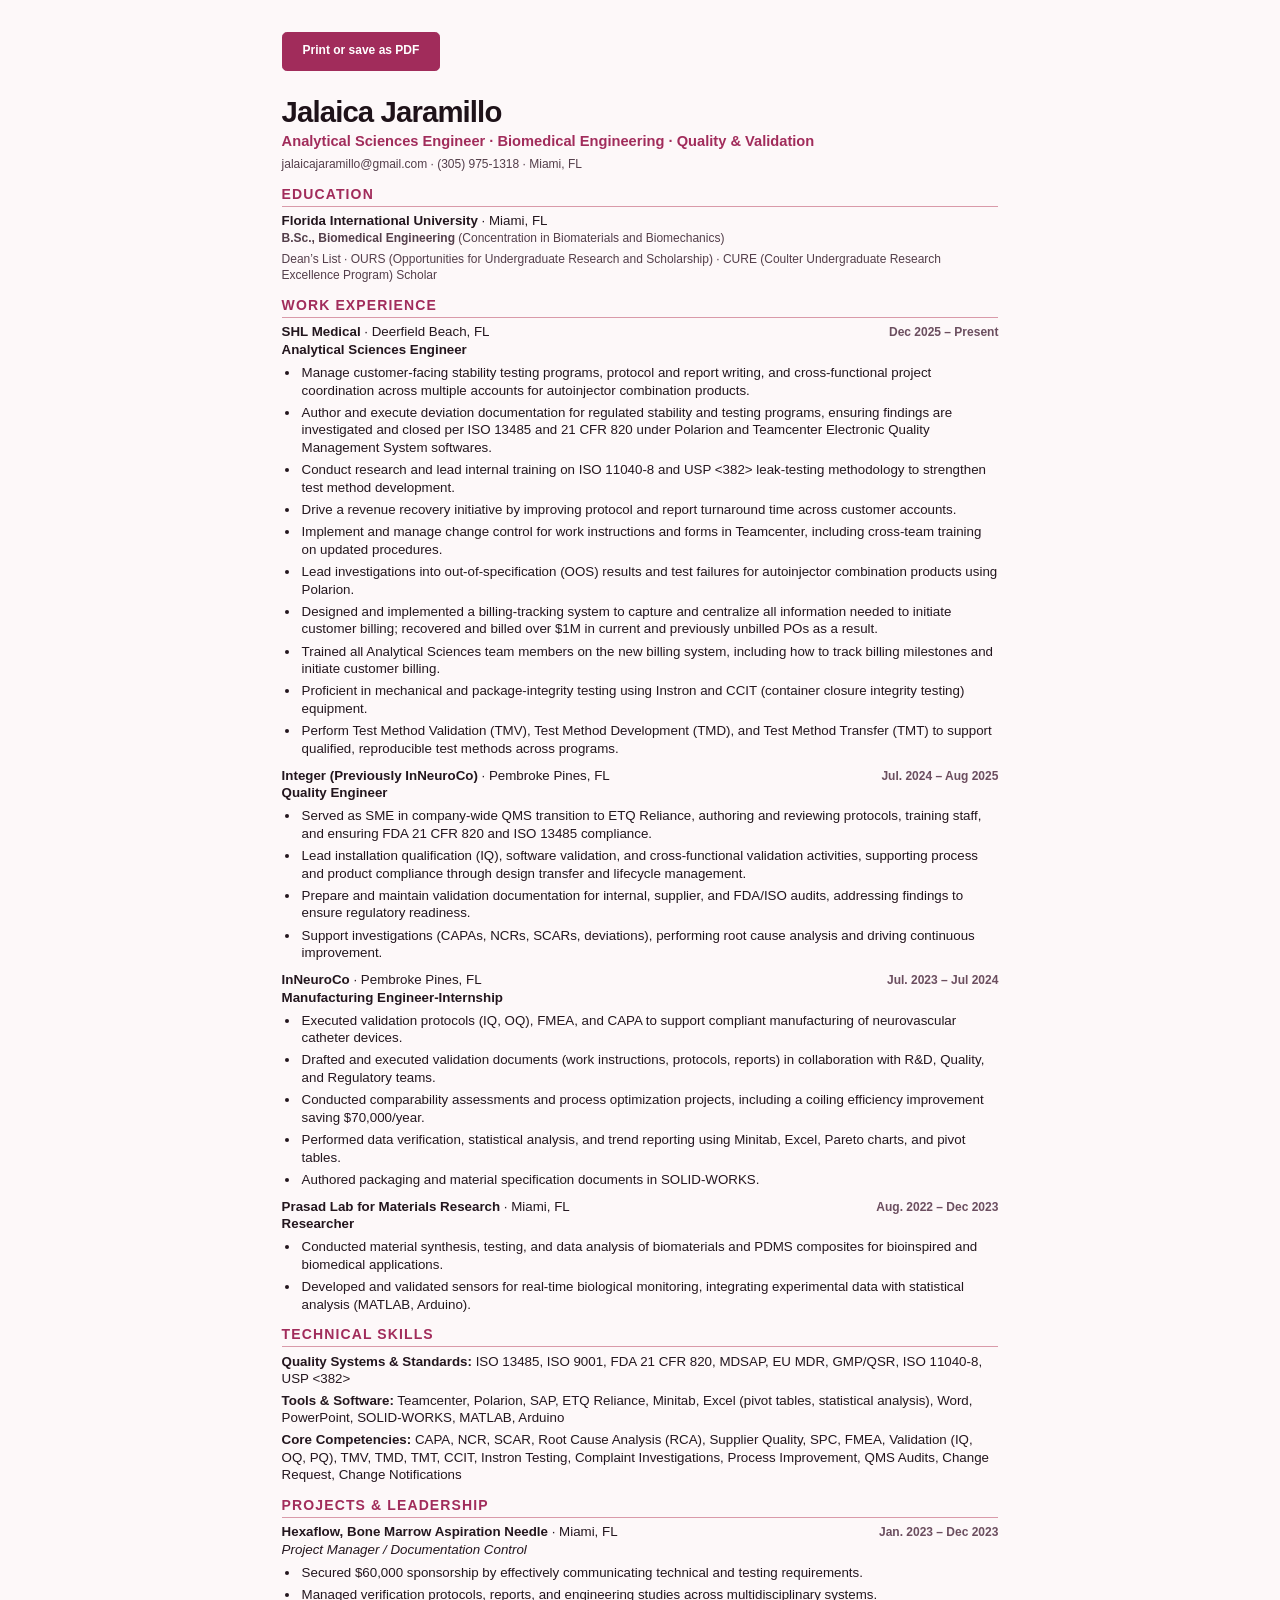
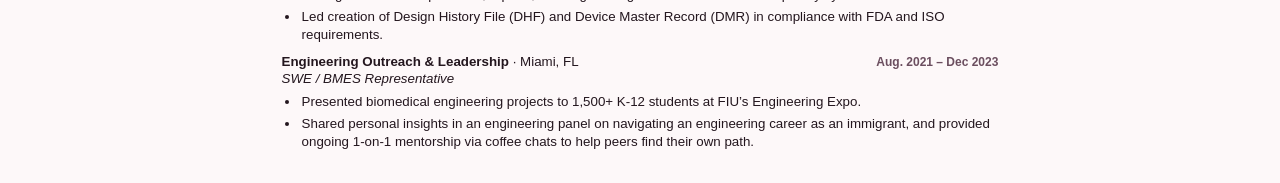
<file: assets/resume.html>
<!DOCTYPE html>
<html lang="en">
<head>
    <meta charset="UTF-8">
    <meta name="viewport" content="width=device-width, initial-scale=1.0">
    <meta name="robots" content="noindex">
    <title>Jalaica Jaramillo | Biomedical &amp; Analytical Sciences Engineering Resume</title>
    <link rel="icon" href="img/favicon.svg" type="image/svg+xml">
    <link rel="alternate icon" href="img/favicon-32.png" type="image/png">
    <link rel="apple-touch-icon" href="img/apple-touch-icon.png">
    <style>
        @page { size: letter; margin: .45in .55in; }
        * { box-sizing: border-box; }
        body { max-width: 7.8in; margin: 2rem auto; padding: 0 1rem; font: 10pt/1.32 Arial, sans-serif; color: #23161e; background: #fdf8f9; }
        h1 { margin: 0; font-size: 22pt; letter-spacing: -.03em; line-height: 1.15; color: #1e1219; }
        h2 { margin: 9pt 0 4pt; padding-bottom: 2pt; border-bottom: 1.5px solid #d99aa9; font-size: 10.5pt; color: #a12c5b; text-transform: uppercase; letter-spacing: .08em; }
        h3 { display: inline; margin: 0; font-size: 10pt; }
        p { margin: 3pt 0; }
        a { color: inherit; text-decoration: none; }
        a:hover { text-decoration: underline; }
        ul { margin: 4pt 0 0; padding-left: 14pt; }
        li { margin-bottom: 3.5pt; padding-left: 1pt; }
        .headline { font-size: 11pt; margin: 3pt 0 4pt; color: #a12c5b; font-weight: 600; }
        .contact { font-size: 9pt; margin: 2pt 0; color: #533e4a; }
        .row { display: flex; justify-content: space-between; gap: 12pt; align-items: baseline; }
        .education article + article { margin-top: 6pt; }
        .date { flex-shrink: 0; font-size: 9pt; font-weight: 600; color: #6b4e5f; }
        .detail { margin-top: 1pt; font-size: 9pt; color: #533e4a; }
        .career { margin: 4pt 0 4pt; }
        .skills p { margin: 3pt 0; }
        article { break-inside: avoid; margin-bottom: 7pt; }
        button { margin-bottom: 1.5rem; padding: .65rem 1.25rem; border: 1px solid #a12c5b; border-radius: .3rem; background: #a12c5b; color: #ffffff; font: inherit; font-size: 9pt; font-weight: 600; cursor: pointer; }
        button:hover { background: #852249; }
        :focus-visible { outline: 2px solid #a12c5b; outline-offset: 3px; }
        @media (max-width: 540px) { .row { flex-direction: column; gap: 0; } }
        @media print { body { margin: 0; padding: 0; max-width: none; background: transparent; font-family: Arial, sans-serif; } button { display: none; } }
    </style>
</head>
<body>
    <button type="button" onclick="window.print()">Print or save as PDF</button>
    <header>
        <h1>Jalaica Jaramillo</h1>
        <p class="headline">Analytical Sciences Engineer &middot; Biomedical Engineering &middot; Quality &amp; Validation</p>
        <p class="contact"><a href="mailto:jalaicajaramillo@gmail.com">jalaicajaramillo@gmail.com</a> &middot; (305) 975-1318 &middot; Miami, FL</p>
    </header>
    <main>
        <section aria-labelledby="education">
            <h2 id="education">Education</h2>
            <article>
                <div class="row">
                    <div>
                        <h3>Florida International University</h3> &middot; Miami, FL
                        <p class="detail"><strong>B.Sc., Biomedical Engineering</strong> (Concentration in Biomaterials and Biomechanics)</p>
                    </div>
                </div>
                <p class="detail">Dean’s List &middot; OURS (Opportunities for Undergraduate Research and Scholarship) &middot; CURE (Coulter Undergraduate Research Excellence Program) Scholar</p>
            </article>
        </section>

        <section aria-labelledby="experience">
            <h2 id="experience">Work Experience</h2>
            
            <article>
                <div class="row">
                    <div>
                        <h3>SHL Medical</h3> &middot; Deerfield Beach, FL<br>
                        <strong>Analytical Sciences Engineer</strong>
                    </div>
                    <span class="date">Dec 2025 &ndash; Present</span>
                </div>
                <ul>
                    <li>Manage customer-facing stability testing programs, protocol and report writing, and cross-functional project coordination across multiple accounts for autoinjector combination products.</li>
                    <li>Author and execute deviation documentation for regulated stability and testing programs, ensuring findings are investigated and closed per ISO 13485 and 21 CFR 820 under Polarion and Teamcenter Electronic Quality Management System softwares.</li>
                    <li>Conduct research and lead internal training on ISO 11040-8 and USP &lt;382&gt; leak-testing methodology to strengthen test method development.</li>
                    <li>Drive a revenue recovery initiative by improving protocol and report turnaround time across customer accounts.</li>
                    <li>Implement and manage change control for work instructions and forms in Teamcenter, including cross-team training on updated procedures.</li>
                    <li>Lead investigations into out-of-specification (OOS) results and test failures for autoinjector combination products using Polarion.</li>
                    <li>Designed and implemented a billing-tracking system to capture and centralize all information needed to initiate customer billing; recovered and billed over $1M in current and previously unbilled POs as a result.</li>
                    <li>Trained all Analytical Sciences team members on the new billing system, including how to track billing milestones and initiate customer billing.</li>
                    <li>Proficient in mechanical and package-integrity testing using Instron and CCIT (container closure integrity testing) equipment.</li>
                    <li>Perform Test Method Validation (TMV), Test Method Development (TMD), and Test Method Transfer (TMT) to support qualified, reproducible test methods across programs.</li>
                </ul>
            </article>

            <article>
                <div class="row">
                    <div>
                        <h3>Integer (Previously InNeuroCo)</h3> &middot; Pembroke Pines, FL<br>
                        <strong>Quality Engineer</strong>
                    </div>
                    <span class="date">Jul. 2024 &ndash; Aug 2025</span>
                </div>
                <ul>
                    <li>Served as SME in company-wide QMS transition to ETQ Reliance, authoring and reviewing protocols, training staff, and ensuring FDA 21 CFR 820 and ISO 13485 compliance.</li>
                    <li>Lead installation qualification (IQ), software validation, and cross-functional validation activities, supporting process and product compliance through design transfer and lifecycle management.</li>
                    <li>Prepare and maintain validation documentation for internal, supplier, and FDA/ISO audits, addressing findings to ensure regulatory readiness.</li>
                    <li>Support investigations (CAPAs, NCRs, SCARs, deviations), performing root cause analysis and driving continuous improvement.</li>
                </ul>
            </article>

            <article>
                <div class="row">
                    <div>
                        <h3>InNeuroCo</h3> &middot; Pembroke Pines, FL<br>
                        <strong>Manufacturing Engineer-Internship</strong>
                    </div>
                    <span class="date">Jul. 2023 &ndash; Jul 2024</span>
                </div>
                <ul>
                    <li>Executed validation protocols (IQ, OQ), FMEA, and CAPA to support compliant manufacturing of neurovascular catheter devices.</li>
                    <li>Drafted and executed validation documents (work instructions, protocols, reports) in collaboration with R&amp;D, Quality, and Regulatory teams.</li>
                    <li>Conducted comparability assessments and process optimization projects, including a coiling efficiency improvement saving $70,000/year.</li>
                    <li>Performed data verification, statistical analysis, and trend reporting using Minitab, Excel, Pareto charts, and pivot tables.</li>
                    <li>Authored packaging and material specification documents in SOLID-WORKS.</li>
                </ul>
            </article>

            <article>
                <div class="row">
                    <div>
                        <h3>Prasad Lab for Materials Research</h3> &middot; Miami, FL<br>
                        <strong>Researcher</strong>
                    </div>
                    <span class="date">Aug. 2022 &ndash; Dec 2023</span>
                </div>
                <ul>
                    <li>Conducted material synthesis, testing, and data analysis of biomaterials and PDMS composites for bioinspired and biomedical applications.</li>
                    <li>Developed and validated sensors for real-time biological monitoring, integrating experimental data with statistical analysis (MATLAB, Arduino).</li>
                </ul>
            </article>
        </section>

        <section class="skills" aria-labelledby="skills">
            <h2 id="skills">Technical Skills</h2>
            <p><strong>Quality Systems &amp; Standards:</strong> ISO 13485, ISO 9001, FDA 21 CFR 820, MDSAP, EU MDR, GMP/QSR, ISO 11040-8, USP &lt;382&gt;</p>
            <p><strong>Tools &amp; Software:</strong> Teamcenter, Polarion, SAP, ETQ Reliance, Minitab, Excel (pivot tables, statistical analysis), Word, PowerPoint, SOLID-WORKS, MATLAB, Arduino</p>
            <p><strong>Core Competencies:</strong> CAPA, NCR, SCAR, Root Cause Analysis (RCA), Supplier Quality, SPC, FMEA, Validation (IQ, OQ, PQ), TMV, TMD, TMT, CCIT, Instron Testing, Complaint Investigations, Process Improvement, QMS Audits, Change Request, Change Notifications</p>
        </section>

        <section class="projects" aria-labelledby="projects">
            <h2 id="projects">Projects &amp; Leadership</h2>
            <article>
                <div class="row">
                    <div>
                        <h3>Hexaflow, Bone Marrow Aspiration Needle</h3> &middot; Miami, FL<br>
                        <em>Project Manager / Documentation Control</em>
                    </div>
                    <span class="date">Jan. 2023 &ndash; Dec 2023</span>
                </div>
                <ul>
                    <li>Secured $60,000 sponsorship by effectively communicating technical and testing requirements.</li>
                    <li>Managed verification protocols, reports, and engineering studies across multidisciplinary systems.</li>
                    <li>Led creation of Design History File (DHF) and Device Master Record (DMR) in compliance with FDA and ISO requirements.</li>
                </ul>
            </article>

            <article>
                <div class="row">
                    <div>
                        <h3>Engineering Outreach &amp; Leadership</h3> &middot; Miami, FL<br>
                        <em>SWE / BMES Representative</em>
                    </div>
                    <span class="date">Aug. 2021 &ndash; Dec 2023</span>
                </div>
                <ul>
                    <li>Presented biomedical engineering projects to 1,500+ K-12 students at FIU’s Engineering Expo.</li>
                    <li>Shared personal insights in an engineering panel on navigating an engineering career as an immigrant, and provided ongoing 1-on-1 mentorship via coffee chats to help peers find their own path.</li>
                </ul>
            </article>
        </section>
    </main>
</body>
</html>
</file>
<file: assets/css/styles.css>
@import url('https://fonts.googleapis.com/css2?family=Plus+Jakarta+Sans:wght@400;500;600;700&family=Press+Start+2P&family=Silkscreen:wght@400;700&display=swap');

@font-face {
  font-family: 'Manrope';
  src: url('../fonts/manrope-variable.ttf') format('truetype');
  font-weight: 200 800;
  font-display: swap;
}

/* ==========================================================================
   PIXEL ART DESIGN SYSTEM (PINK & PROFESSIONAL)
   ========================================================================== */

:root {
  color-scheme: light;
  
  /* Light / Day Theme Palette */
  --sky-bg: #fff0f3;
  --bg-pattern-1: #fedce5;
  --bg-pattern-2: #fff0f3;
  --text-primary: #331523;
  --text-secondary: #5e2e45;
  --text-muted: #824d67;
  
  /* Pixel Frame Trim */
  --wood-dark: #3d1b2b;
  --wood-mid: #74324f;
  --wood-light: #b85b7f;
  --gold-trim: #c2692b;
  --gold-accent: #f59e0b;
  --gold-light: #fde047;
  
  /* Parchment Card Panels */
  --parchment-bg: #fffbf6;
  --parchment-inner: #fff5eb;
  --parchment-border: #74324f;
  --parchment-shadow: #ebd2bd;
  
  /* Vibrant Rose Accents */
  --pink-vibrant: #e11d48;
  --pink-accent: #f43f5e;
  --pink-soft: #fb7185;
  --pink-pastel: #fda4af;
  --pink-light: #ffe4e6;
  --pink-badge: #ffe4e9;
  --pink-badge-text: #9f1239;
  
  /* Item Slot Styling */
  --slot-bg: #fae9ef;
  --slot-border: #caa0b2;
  --slot-hover: #ffccd9;
  
  /* Shadows & Frame */
  --hud-bg: #fff2f5;
  --shadow-color: rgba(58, 20, 38, 0.2);
}

:root[data-theme='dark'] {
  color-scheme: dark;
  
  /* Dark / Night Theme Palette */
  --sky-bg: #19101e;
  --bg-pattern-1: #23152a;
  --bg-pattern-2: #19101e;
  --text-primary: #fff1f5;
  --text-secondary: #f6c8d7;
  --text-muted: #c99fb0;
  
  /* Deep Night Pixel Trim */
  --wood-dark: #120917;
  --wood-mid: #4a2238;
  --wood-light: #803b60;
  --gold-trim: #b45309;
  --gold-accent: #fbbf24;
  --gold-light: #fef08a;
  
  /* Dark Panels */
  --parchment-bg: #28172c;
  --parchment-inner: #331e38;
  --parchment-border: #5d2845;
  --parchment-shadow: #170b1b;
  
  /* Vibrant Accents */
  --pink-vibrant: #fb7185;
  --pink-accent: #f43f5e;
  --pink-soft: #fda4af;
  --pink-pastel: #fecdd3;
  --pink-light: #3a1c2c;
  --pink-badge: #4a1f37;
  --pink-badge-text: #ffd5e2;
  
  /* Slots */
  --slot-bg: #371e3a;
  --slot-border: #6a3d63;
  --slot-hover: #532a57;
  
  --hud-bg: #231329;
  --shadow-color: rgba(0, 0, 0, 0.5);
}

/* ==========================================================================
   RESET & TYPOGRAPHY
   ========================================================================== */

* {
  box-sizing: border-box;
  margin: 0;
  padding: 0;
  image-rendering: pixelated;
}

html {
  scroll-behavior: smooth;
  scroll-padding-top: 5rem;
}

body {
  background-color: var(--sky-bg);
  background-image: radial-gradient(var(--bg-pattern-1) 1.5px, transparent 1.5px), radial-gradient(var(--bg-pattern-1) 1.5px, var(--sky-bg) 1.5px);
  background-size: 24px 24px;
  background-position: 0 0, 12px 12px;
  color: var(--text-primary);
  font-family: 'Plus Jakarta Sans', system-ui, sans-serif;
  font-size: 0.95rem;
  line-height: 1.6;
  min-height: 100vh;
  position: relative;
  overflow-x: hidden;
  -webkit-font-smoothing: antialiased;
}

h1, h2, h3, .pixel-font {
  font-family: 'Silkscreen', monospace;
  letter-spacing: 0.04em;
  font-weight: 700;
  line-height: 1.25;
}

h2 {
  font-size: clamp(1.25rem, 2.8vw, 1.85rem);
}

h3 {
  font-size: clamp(1.05rem, 2vw, 1.35rem);
}

p {
  font-family: 'Plus Jakarta Sans', sans-serif;
  font-weight: 450;
  text-wrap: pretty;
}

a {
  color: inherit;
  text-decoration: none;
}

button {
  font: inherit;
  cursor: pointer;
  border: none;
  background: none;
}

/* Vector Pixel Icons (Full-Color Sprites) */
.pixel-icon {
  width: 18px;
  height: 18px;
  display: inline-block;
  vertical-align: -3px;
  flex-shrink: 0;
  overflow: visible;
}

.pixel-icon-lg {
  width: 24px;
  height: 24px;
  vertical-align: -4px;
}

/* Day / Night Mode Icon Switching */
.theme-sun-icon {
  display: none;
}
.theme-moon-icon {
  display: block;
}

[data-theme='dark'] .theme-sun-icon {
  display: block;
}
[data-theme='dark'] .theme-moon-icon {
  display: none;
}

.container {
  width: min(1200px, calc(100% - 2rem));
  margin-inline: auto;
}

/* Double-Bevel Pixel Panel */
.pixel-panel {
  background: var(--parchment-bg);
  border: 4px solid var(--wood-dark);
  box-shadow:
    inset -4px -4px 0 0 var(--parchment-shadow),
    inset 4px 4px 0 0 #ffffff,
    inset -8px -8px 0 0 var(--wood-mid),
    inset 8px 8px 0 0 var(--wood-light),
    0 6px 0 0 var(--shadow-color);
  padding: clamp(1.25rem, 3vw, 2.25rem);
  position: relative;
  margin-bottom: 2.5rem;
}

.pixel-panel::before,
.pixel-panel::after {
  content: '';
  position: absolute;
  width: 10px;
  height: 10px;
  background: var(--gold-accent);
  border: 2px solid var(--wood-dark);
  z-index: 2;
}
.pixel-panel::before {
  top: 4px;
  left: 4px;
}
.pixel-panel::after {
  bottom: 4px;
  right: 4px;
}

/* Pixel Buttons */
.pixel-btn {
  font-family: 'Silkscreen', monospace;
  font-size: 0.825rem;
  font-weight: 700;
  display: inline-flex;
  align-items: center;
  gap: 0.65rem;
  padding: 0.65rem 1.25rem;
  background: var(--pink-vibrant);
  color: #ffffff;
  text-transform: uppercase;
  letter-spacing: 0.06em;
  border: 3px solid var(--wood-dark);
  box-shadow:
    inset -3px -3px 0 0 #9f1239,
    inset 3px 3px 0 0 var(--pink-pastel),
    0 4px 0 0 var(--wood-dark);
  cursor: pointer;
  transition: transform 0.08s ease, box-shadow 0.08s ease;
  user-select: none;
  text-decoration: none;
}

.pixel-btn:hover {
  transform: translateY(-2px);
  box-shadow:
    inset -3px -3px 0 0 #9f1239,
    inset 3px 3px 0 0 var(--pink-pastel),
    0 6px 0 0 var(--wood-dark);
  background: var(--pink-accent);
}

.pixel-btn:active {
  transform: translateY(3px);
  box-shadow:
    inset 3px 3px 0 0 #9f1239,
    inset -3px -3px 0 0 var(--pink-pastel),
    0 1px 0 0 var(--wood-dark);
}

.pixel-btn-secondary {
  background: var(--parchment-inner);
  color: var(--text-primary);
  box-shadow:
    inset -3px -3px 0 0 var(--parchment-shadow),
    inset 3px 3px 0 0 #ffffff,
    0 4px 0 0 var(--wood-dark);
}
.pixel-btn-secondary:hover {
  background: var(--slot-hover);
  box-shadow:
    inset -3px -3px 0 0 var(--parchment-shadow),
    inset 3px 3px 0 0 #ffffff,
    0 6px 0 0 var(--wood-dark);
}

/* ==========================================================================
   TOP HUD BAR
   ========================================================================== */

.game-hud {
  position: sticky;
  top: 0;
  z-index: 50;
  background: var(--hud-bg);
  border-bottom: 4px solid var(--wood-dark);
  box-shadow: 0 4px 0 0 var(--shadow-color);
  padding: 0.5rem 0;
  transition: transform 0.3s cubic-bezier(0.16, 1, 0.3, 1), box-shadow 0.2s ease;
  will-change: transform;
}

.game-hud.hud-hidden {
  transform: translateY(-120%);
  box-shadow: none;
}

.hud-inner {
  display: flex;
  align-items: center;
  justify-content: space-between;
  flex-wrap: wrap;
  gap: 0.75rem 1.5rem;
}

.player-badge {
  display: flex;
  align-items: center;
  gap: 0.75rem;
}

.player-avatar-mini {
  width: 40px;
  height: 40px;
  border: 2px solid var(--wood-dark);
  background: var(--parchment-bg);
  box-shadow: 0 2px 0 0 var(--wood-dark);
}

.player-info {
  display: flex;
  flex-direction: column;
}

.player-name {
  font-family: 'Silkscreen', monospace;
  font-size: 0.95rem;
  font-weight: 700;
  color: var(--pink-vibrant);
  display: flex;
  align-items: center;
  gap: 0.4rem;
}

.player-title {
  font-family: 'Press Start 2P', monospace;
  font-size: 0.55rem;
  color: var(--text-muted);
  letter-spacing: 0.02em;
}

.hud-nav {
  display: flex;
  align-items: center;
  gap: 0.4rem;
  flex-wrap: wrap;
}

.nav-tab {
  font-family: 'Silkscreen', monospace;
  font-size: 0.75rem;
  font-weight: 700;
  padding: 0.45rem 0.85rem;
  background: var(--parchment-bg);
  color: var(--text-primary);
  border: 2px solid var(--wood-dark);
  box-shadow: inset -2px -2px 0 0 var(--parchment-shadow), inset 2px 2px 0 0 #ffffff, 0 3px 0 0 var(--wood-dark);
  display: inline-flex;
  align-items: center;
  gap: 0.45rem;
  transition: transform 0.08s ease, background-color 0.08s ease;
}

.nav-tab:hover {
  background: var(--slot-hover);
  transform: translateY(-2px);
}

.nav-tab[aria-current="page"],
.nav-tab.active {
  background: var(--pink-vibrant);
  color: #ffffff;
  box-shadow: inset -2px -2px 0 0 #9f1239, inset 2px 2px 0 0 var(--pink-pastel), 0 3px 0 0 var(--wood-dark);
}

/* ==========================================================================
   THEME TOGGLE BUTTON (Dynamic Day / Night Mode)
   ========================================================================== */

.theme-toggle-btn {
  /* Day Mode: Deep Midnight Indigo Sky */
  background: #1e1b4b;
  border: 2px solid var(--wood-dark);
  box-shadow:
    inset -2px -2px 0 0 #0f172a,
    inset 2px 2px 0 0 #4f46e5,
    0 3px 0 0 var(--shadow-color);
  width: 40px;
  height: 40px;
  display: grid;
  place-items: center;
  cursor: pointer;
  color: #fde047;
  position: relative;
  flex-shrink: 0;
  transition: transform 0.08s ease, background-color 0.2s ease, box-shadow 0.2s ease, border-color 0.2s ease;
}

.theme-toggle-btn .pixel-icon-lg {
  margin: 0;
  vertical-align: 0;
}

.theme-toggle-btn:hover {
  background: #2e1065;
  box-shadow:
    inset -2px -2px 0 0 #0f172a,
    inset 2px 2px 0 0 #6366f1,
    0 3px 0 0 var(--shadow-color),
    0 0 10px rgba(99, 102, 241, 0.45);
  transform: scale(1.08);
}

.theme-toggle-btn:active {
  transform: scale(0.95) translateY(2px);
  box-shadow:
    inset 2px 2px 0 0 #0f172a,
    inset -2px -2px 0 0 #4f46e5;
}

/* Tactile Pixel Tooltip */
.theme-toggle-btn::after {
  content: 'Night Mode';
  position: absolute;
  top: calc(100% + 8px);
  right: 0;
  background: var(--wood-dark);
  color: #ffffff;
  font-family: 'Silkscreen', monospace;
  font-size: 0.65rem;
  letter-spacing: 0.03em;
  padding: 3px 8px;
  border: 2px solid var(--wood-light);
  white-space: nowrap;
  pointer-events: none;
  opacity: 0;
  transform: translateY(-4px);
  transition: opacity 0.15s ease, transform 0.15s ease;
  z-index: 200;
  box-shadow: 0 3px 0 0 rgba(0, 0, 0, 0.4);
}

.theme-toggle-btn:hover::after,
.theme-toggle-btn:focus-visible::after {
  opacity: 1;
  transform: translateY(0);
}

/* Dark Mode State: Radiant Golden Sunrise */
[data-theme='dark'] .theme-toggle-btn {
  background: #f59e0b;
  border: 2px solid #78350f;
  box-shadow:
    inset -2px -2px 0 0 #b45309,
    inset 2px 2px 0 0 #fef08a,
    0 3px 0 0 rgba(0, 0, 0, 0.7);
  color: #78350f;
}

[data-theme='dark'] .theme-toggle-btn:hover {
  background: #fbbf24;
  box-shadow:
    inset -2px -2px 0 0 #d97706,
    inset 2px 2px 0 0 #ffffff,
    0 3px 0 0 rgba(0, 0, 0, 0.8),
    0 0 12px rgba(251, 191, 36, 0.65);
  transform: scale(1.08);
}

[data-theme='dark'] .theme-toggle-btn:active {
  transform: scale(0.95) translateY(2px);
  box-shadow:
    inset 2px 2px 0 0 #78350f,
    inset -2px -2px 0 0 #fef08a;
}

[data-theme='dark'] .theme-toggle-btn::after {
  content: 'Day Mode';
}

/* ==========================================================================
   HERO / INTRO DIALOGUE BOX
   ========================================================================== */

.hero-section {
  padding-block: 2.5rem 2rem;
}

.dialogue-wrapper {
  display: grid;
  grid-template-columns: auto 1fr;
  gap: 1.75rem;
  align-items: start;
}

.dialogue-portrait-col {
  display: flex;
  flex-direction: column;
  align-items: center;
  gap: 0.75rem;
  width: 170px;
}

.dialogue-portrait-frame {
  width: 160px;
  height: 160px;
  background: var(--wood-mid);
  border: 4px solid var(--wood-dark);
  box-shadow:
    inset -4px -4px 0 0 var(--wood-dark),
    inset 4px 4px 0 0 var(--wood-light),
    0 4px 0 0 var(--shadow-color);
  padding: 4px;
  display: grid;
  place-items: center;
}

.dialogue-portrait-frame img,
.dialogue-portrait-frame svg {
  width: 100%;
  height: 100%;
  object-fit: cover;
}

.dialogue-nameplate {
  font-family: 'Silkscreen', monospace;
  font-size: 0.85rem;
  font-weight: 700;
  color: #ffffff;
  background: var(--wood-dark);
  padding: 0.35rem 0.85rem;
  border: 2px solid var(--wood-light);
  box-shadow: 0 3px 0 0 var(--shadow-color);
  text-align: center;
  width: 100%;
}

.dialogue-box {
  background: var(--parchment-bg);
  border: 4px solid var(--wood-dark);
  box-shadow:
    inset -4px -4px 0 0 var(--parchment-shadow),
    inset 4px 4px 0 0 #ffffff,
    0 6px 0 0 var(--shadow-color);
  padding: 1.75rem;
  position: relative;
}

.dialogue-header {
  display: flex;
  align-items: center;
  gap: 0.6rem;
  margin-bottom: 0.75rem;
}

.dialogue-badge {
  font-family: 'Press Start 2P', monospace;
  font-size: 0.55rem;
  background: var(--pink-badge);
  color: var(--pink-badge-text);
  border: 2px solid var(--wood-dark);
  padding: 0.3rem 0.6rem;
  text-transform: uppercase;
}

.dialogue-company {
  font-family: 'Silkscreen', monospace;
  font-size: 0.75rem;
  color: var(--text-muted);
}

.dialogue-speech {
  font-family: 'Silkscreen', monospace;
  font-size: clamp(1.15rem, 2.4vw, 1.6rem);
  line-height: 1.35;
  color: var(--text-primary);
  margin-bottom: 1rem;
}

.dialogue-body {
  font-size: 1rem;
  color: var(--text-secondary);
  line-height: 1.7;
  margin-bottom: 1.5rem;
  max-width: 68ch;
}

.dialogue-choices {
  display: grid;
  gap: 0.6rem;
  border-top: 2px dashed var(--parchment-border);
  padding-top: 1.25rem;
}

.choice-option {
  font-family: 'Silkscreen', monospace;
  font-size: 0.85rem;
  color: var(--text-primary);
  padding: 0.5rem 0.85rem;
  background: var(--parchment-inner);
  border: 2px solid var(--parchment-border);
  display: flex;
  align-items: center;
  gap: 0.65rem;
  transition: all 0.1s ease;
  cursor: pointer;
  text-decoration: none;
}

.choice-option:hover {
  background: var(--pink-light);
  border-color: var(--pink-vibrant);
  color: var(--pink-vibrant);
  transform: translateX(6px);
}

.choice-pointer {
  color: var(--pink-vibrant);
}

/* Key Metrics & Stats Grid */
.stats-bar-grid {
  display: grid;
  grid-template-columns: repeat(auto-fit, minmax(240px, 1fr));
  gap: 1rem;
  margin-top: 1.5rem;
}

.stat-item {
  background: var(--parchment-bg);
  border: 3px solid var(--wood-dark);
  box-shadow: inset -2px -2px 0 0 var(--parchment-shadow), inset 2px 2px 0 0 #ffffff, 0 3px 0 0 var(--shadow-color);
  padding: 0.85rem 1rem;
  display: flex;
  align-items: center;
  gap: 0.85rem;
}

.stat-icon-wrapper {
  width: 36px;
  height: 36px;
  background: var(--slot-bg);
  border: 2px solid var(--wood-dark);
  display: grid;
  place-items: center;
  color: var(--pink-vibrant);
  flex-shrink: 0;
}

.stat-details {
  display: flex;
  flex-direction: column;
  gap: 0.2rem;
  width: 100%;
}

.stat-label {
  font-family: 'Press Start 2P', monospace;
  font-size: 0.55rem;
  color: var(--text-muted);
}

.stat-value {
  font-family: 'Silkscreen', monospace;
  font-size: 0.9rem;
  font-weight: 700;
  color: var(--pink-vibrant);
}

.stat-meter {
  width: 100%;
  height: 8px;
  background: #e2d3df;
  border: 1px solid var(--wood-dark);
  position: relative;
}

.stat-meter-fill {
  height: 100%;
  background: linear-gradient(90deg, var(--pink-soft), var(--pink-vibrant));
}

/* ==========================================================================
   WORK EXPERIENCE
   ========================================================================== */

.section-spacing {
  padding-block: 2rem;
}

.section-header-banner {
  display: flex;
  align-items: center;
  justify-content: space-between;
  flex-wrap: wrap;
  gap: 1rem;
  margin-bottom: 1.75rem;
}

.banner-title-group {
  display: flex;
  align-items: center;
  gap: 0.85rem;
}

.banner-ribbon {
  font-family: 'Press Start 2P', monospace;
  font-size: 0.6rem;
  background: var(--pink-vibrant);
  color: #ffffff;
  padding: 0.35rem 0.75rem;
  border: 2px solid var(--wood-dark);
  box-shadow: 0 2px 0 0 var(--wood-dark);
  text-transform: uppercase;
}

.experience-card {
  background: var(--parchment-bg);
  border: 4px solid var(--wood-dark);
  box-shadow:
    inset -3px -3px 0 0 var(--parchment-shadow),
    inset 3px 3px 0 0 #ffffff,
    0 4px 0 0 var(--shadow-color);
  margin-bottom: 1.5rem;
  position: relative;
}

.experience-header {
  background: var(--parchment-inner);
  border-bottom: 2px dashed var(--parchment-border);
  padding: 1.25rem 1.5rem;
  display: flex;
  justify-content: space-between;
  align-items: center;
  flex-wrap: wrap;
  gap: 1rem;
}

.experience-title-area {
  display: flex;
  align-items: center;
  gap: 1rem;
}

.status-icon-box {
  width: 32px;
  height: 32px;
  background: var(--slot-bg);
  border: 2px solid var(--wood-dark);
  display: grid;
  place-items: center;
  flex-shrink: 0;
  color: var(--pink-vibrant);
}

.experience-title {
  font-size: 1.15rem;
  color: var(--text-primary);
}

.experience-meta {
  font-size: 0.85rem;
  color: var(--text-muted);
  font-weight: 500;
  display: flex;
  align-items: center;
  gap: 0.5rem;
  flex-wrap: wrap;
}

.role-badge {
  font-family: 'Press Start 2P', monospace;
  font-size: 0.5rem;
  background: var(--gold-accent);
  color: #000000;
  border: 1px solid var(--wood-dark);
  padding: 0.2rem 0.5rem;
}

.experience-body {
  padding: 1.5rem;
  display: grid;
  gap: 1.25rem;
}

.subheading-row {
  font-family: 'Silkscreen', monospace;
  font-size: 0.85rem;
  color: var(--pink-vibrant);
  display: flex;
  align-items: center;
  gap: 0.5rem;
  margin-bottom: 0.4rem;
}

.bullet-list {
  list-style: none;
  display: grid;
  gap: 0.65rem;
  padding-left: 0.5rem;
}

.bullet-list li {
  position: relative;
  padding-left: 1.5rem;
  color: var(--text-secondary);
  font-size: 0.95rem;
}

.bullet-list li::before {
  content: '';
  position: absolute;
  left: 2px;
  top: 8px;
  width: 6px;
  height: 6px;
  background: var(--pink-vibrant);
  box-shadow: 1px 1px 0 0 var(--wood-dark);
}

.impact-box {
  background: var(--slot-bg);
  border: 2px solid var(--wood-dark);
  padding: 1rem;
  margin-top: 0.5rem;
}

.impact-title {
  font-family: 'Silkscreen', monospace;
  font-size: 0.8rem;
  color: var(--gold-accent);
  display: flex;
  align-items: center;
  gap: 0.45rem;
  margin-bottom: 0.5rem;
}

.impact-tags {
  display: flex;
  flex-wrap: wrap;
  gap: 0.5rem;
}

.impact-tag {
  font-family: 'Press Start 2P', monospace;
  font-size: 0.55rem;
  background: var(--parchment-bg);
  color: var(--text-primary);
  border: 1px solid var(--wood-dark);
  padding: 0.35rem 0.65rem;
  box-shadow: 1px 1px 0 0 var(--wood-dark);
}

/* ==========================================================================
   TECHNICAL TOOLKIT & STANDARDS (#skills)
   ========================================================================== */

.toolkit-grid {
  display: grid;
  grid-template-columns: repeat(auto-fit, minmax(270px, 1fr));
  gap: 1.5rem;
}

.toolkit-card {
  background: var(--parchment-bg);
  border: 3px solid var(--wood-dark);
  box-shadow:
    inset -3px -3px 0 0 var(--parchment-shadow),
    inset 3px 3px 0 0 #ffffff,
    0 4px 0 0 var(--shadow-color);
  padding: 1.25rem;
}

.toolkit-header {
  font-family: 'Silkscreen', monospace;
  font-size: 0.9rem;
  color: var(--pink-vibrant);
  border-bottom: 2px solid var(--wood-dark);
  padding-bottom: 0.65rem;
  margin-bottom: 1rem;
  display: flex;
  align-items: center;
  gap: 0.5rem;
}

.slot-list {
  display: grid;
  gap: 0.5rem;
}

.pixel-slot {
  background: var(--slot-bg);
  border: 2px solid var(--wood-dark);
  box-shadow: inset 1px 1px 0 0 #ffffff;
  padding: 0.6rem 0.85rem;
  display: flex;
  align-items: center;
  gap: 0.65rem;
  transition: all 0.1s ease;
  cursor: default;
}

.pixel-slot:hover {
  background: var(--slot-hover);
  border-color: var(--pink-vibrant);
  transform: translateX(3px);
}

.slot-name {
  font-family: 'Plus Jakarta Sans', sans-serif;
  font-size: 0.875rem;
  font-weight: 600;
  color: var(--text-primary);
}

.slot-meta {
  font-family: 'Press Start 2P', monospace;
  font-size: 0.45rem;
  color: var(--text-muted);
  margin-left: auto;
}

/* ==========================================================================
   FEATURED PROJECTS & LEADERSHIP (#projects)
   ========================================================================== */

.project-board {
  background: #5c321f;
  border: 6px solid var(--wood-dark);
  box-shadow:
    inset -4px -4px 0 0 #361b10,
    inset 4px 4px 0 0 #8f4c28,
    0 6px 0 0 var(--shadow-color);
  padding: clamp(1.25rem, 3vw, 2rem);
  margin-bottom: 2.5rem;
}

.project-grid {
  display: grid;
  grid-template-columns: repeat(auto-fit, minmax(320px, 1fr));
  gap: 1.5rem;
}

.project-card {
  background: #fff8eb;
  border: 2px solid #82522e;
  box-shadow: 3px 3px 0 0 rgba(0,0,0,0.25);
  padding: 1.5rem;
  position: relative;
}

.project-pin {
  width: 14px;
  height: 14px;
  background: #ef4444;
  border: 2px solid #7f1d1d;
  border-radius: 50%;
  position: absolute;
  top: 10px;
  left: 50%;
  transform: translateX(-50%);
  box-shadow: 0 2px 2px rgba(0,0,0,0.3);
}

.project-title-area {
  margin-top: 0.75rem;
  border-bottom: 2px dashed #caa07a;
  padding-bottom: 0.75rem;
  margin-bottom: 0.85rem;
}

.project-badge {
  font-family: 'Press Start 2P', monospace;
  font-size: 0.5rem;
  background: #fef08a;
  color: #713f12;
  border: 1px solid #82522e;
  padding: 0.2rem 0.5rem;
  display: inline-block;
  margin-bottom: 0.4rem;
}

.project-card-title {
  font-family: 'Silkscreen', monospace;
  font-size: 1.1rem;
  color: #3b1828;
}

.project-card-desc {
  font-size: 0.925rem;
  color: #4a2838;
  line-height: 1.6;
  margin-bottom: 1.25rem;
}

.project-highlight-box {
  background: #fdf0df;
  border: 1px solid #c49866;
  padding: 0.65rem 0.85rem;
  display: flex;
  align-items: center;
  gap: 0.6rem;
  font-family: 'Silkscreen', monospace;
  font-size: 0.8rem;
  color: #854d0e;
}

/* ==========================================================================
   ABOUT & EDUCATION (#about)
   ========================================================================== */

.about-columns {
  display: grid;
  grid-template-columns: minmax(0, 1.2fr) minmax(0, 1fr);
  gap: 2rem;
  align-items: start;
}

.credentials-card {
  background: var(--parchment-bg);
  border: 3px solid var(--wood-dark);
  box-shadow:
    inset -3px -3px 0 0 var(--parchment-shadow),
    inset 3px 3px 0 0 #ffffff,
    0 4px 0 0 var(--shadow-color);
  padding: 1.5rem;
  display: grid;
  gap: 1.25rem;
}

.credential-item {
  display: flex;
  align-items: center;
  gap: 0.85rem;
  background: var(--slot-bg);
  border: 2px solid var(--wood-dark);
  padding: 0.75rem 1rem;
}

.credential-icon-box {
  width: 40px;
  height: 40px;
  background: var(--parchment-inner);
  border: 2px solid var(--wood-dark);
  box-shadow: inset 1px 1px 0 0 #ffffff, 0 2px 0 0 var(--shadow-color);
  display: grid;
  place-items: center;
  flex-shrink: 0;
}

.credential-icon-box .pixel-icon {
  width: 24px;
  height: 24px;
}

.credential-text h4 {
  font-family: 'Silkscreen', monospace;
  font-size: 0.85rem;
  color: var(--text-primary);
}

.credential-text p {
  font-size: 0.8rem;
  color: var(--text-muted);
}

/* ==========================================================================
   CONTACT SECTION (#contact)
   ========================================================================== */

.contact-wrapper {
  background: var(--parchment-bg);
  border: 4px solid var(--wood-dark);
  box-shadow:
    inset -4px -4px 0 0 var(--parchment-shadow),
    inset 4px 4px 0 0 #ffffff,
    0 6px 0 0 var(--shadow-color);
  padding: clamp(1.25rem, 3vw, 2.25rem);
}

.contact-sheet {
  background: #fffdfa;
  border: 2px solid var(--parchment-border);
  box-shadow: inset 1px 1px 0 0 #ffffff;
  padding: clamp(1rem, 2.5vw, 2rem);
  position: relative;
}

.contact-header {
  border-bottom: 2px dashed var(--parchment-border);
  padding-bottom: 1.25rem;
  margin-bottom: 1.5rem;
  display: flex;
  justify-content: space-between;
  align-items: baseline;
  flex-wrap: wrap;
  gap: 1rem;
}

.contact-recipient {
  font-family: 'Silkscreen', monospace;
  font-size: 1.05rem;
  color: var(--pink-vibrant);
}

.contact-direct-links {
  margin-bottom: 1.5rem;
  display: flex;
  gap: 1rem;
  flex-wrap: wrap;
  max-width: 100%;
}

.contact-choice-link {
  max-width: 100%;
  box-sizing: border-box;
  padding: 0.45rem 0.65rem;
}

.contact-email-text {
  overflow-wrap: anywhere;
  word-break: break-word;
  font-size: clamp(0.54rem, 2.5vw, 0.85rem);
  letter-spacing: -0.01em;
  white-space: nowrap;
}

.form-group {
  display: grid;
  gap: 0.4rem;
  margin-bottom: 1.25rem;
}

.form-group label {
  font-family: 'Silkscreen', monospace;
  font-size: 0.75rem;
  color: var(--text-primary);
  text-transform: uppercase;
}

.form-input {
  font-family: 'Plus Jakarta Sans', sans-serif;
  font-size: 0.95rem;
  padding: 0.75rem 1rem;
  background: var(--parchment-inner);
  border: 2px solid var(--wood-dark);
  box-shadow: inset 2px 2px 0 0 var(--parchment-shadow);
  color: var(--text-primary);
  width: 100%;
}

.form-input:focus {
  outline: 2px solid var(--pink-vibrant);
  outline-offset: 2px;
  background: #ffffff;
}

textarea.form-input {
  min-height: 120px;
  resize: vertical;
}

/* ==========================================================================
   BACKGROUND AMBIENCE (ISOLATED TO CANVAS BACKGROUND)
   ========================================================================== */

/* ==========================================================================
   SUBTLE CEBUANO BACKGROUND SCENERY (ISOLATED TO CANVAS BACKDROP)
   ========================================================================== */

.site-bg-scenery {
  position: absolute;
  top: 0;
  left: 0;
  width: 100%;
  height: 100%;
  pointer-events: none;
  overflow: hidden;
  z-index: 0;
}

/* Drifting Pixel Clouds in Upper Sky */
.bg-cloud {
  position: absolute;
  height: 18px;
  background: #ffffff;
  border-radius: 2px;
  box-shadow: 0 4px 0 #ffd1dc;
  opacity: 0.55;
  image-rendering: pixelated;
  animation: drift-cloud linear infinite;
}
.bg-cloud::before,
.bg-cloud::after {
  content: '';
  position: absolute;
  background: #ffffff;
  border-radius: 2px;
}
.bg-cloud::before {
  top: -8px;
  left: 20%;
  width: 40%;
  height: 12px;
}
.bg-cloud::after {
  top: -12px;
  left: 45%;
  width: 35%;
  height: 16px;
}

.bg-cloud-1 {
  top: 90px;
  left: -120px;
  width: 110px;
  animation-duration: 75s;
}
.bg-cloud-2 {
  top: 260px;
  left: -160px;
  width: 140px;
  animation-duration: 95s;
  animation-delay: -35s;
  opacity: 0.4;
}
.bg-cloud-3 {
  top: 170px;
  left: -100px;
  width: 85px;
  animation-duration: 60s;
  animation-delay: -18s;
  opacity: 0.35;
}

@keyframes drift-cloud {
  from {
    transform: translateX(-180px);
  }
  to {
    transform: translateX(calc(100vw + 240px));
  }
}

/* Ambient Background Scenery Items (Non-highlightable, scattered backdrop) */
.bg-scenic-item {
  position: absolute;
  pointer-events: none;
  z-index: 0;
  user-select: none;
  transition: opacity 0.3s ease;
}
.bg-scenic-item img {
  display: block;
  width: 100%;
  height: auto;
  image-rendering: pixelated;
  filter: drop-shadow(0 3px 6px rgba(61, 27, 43, 0.16));
}

.bg-scenic-left {
  right: calc(50% + 600px + 18px);
}
.bg-scenic-right {
  left: calc(50% + 600px + 18px);
}

/* Specific Scattered Positions */
.scenic-sirao { top: 420px; width: 72px; }
.scenic-taoist { top: 620px; width: 70px; }
.scenic-plum-1 { top: 1050px; width: 82px; }
.scenic-magellan { top: 1540px; width: 72px; }
.scenic-plum-2 { top: 1920px; width: 58px; }
.scenic-fort-san-pedro { top: 2340px; width: 72px; }

.scenic-temple-leah { top: 3200px; width: 74px; }
.scenic-plum-3 { top: 3620px; width: 82px; }
.scenic-baluarte { top: 4080px; width: 70px; }

.scenic-basilica { top: 4680px; width: 68px; }
.scenic-lapulapu { top: 5120px; width: 64px; }
.scenic-plum-4 { top: 5450px; width: 58px; }
.scenic-plum-5 { top: 5780px; width: 82px; }
.scenic-plum-6 { top: 6020px; width: 82px; }

/* Gentle Ambient Floating Animations */
.float-subtle-1 {
  animation: float-landmark 5.5s ease-in-out infinite alternate;
}
.float-subtle-2 {
  animation: float-landmark-alt 6.8s ease-in-out infinite alternate;
}
.float-subtle-3 {
  animation: float-landmark 7.5s ease-in-out 1.2s infinite alternate;
}
.float-subtle-4 {
  animation: float-landmark-alt 6.2s ease-in-out 1.8s infinite alternate;
}

@keyframes float-landmark {
  0% { transform: translateY(0px) rotate(0deg); }
  50% { transform: translateY(-7px) rotate(0.4deg); }
  100% { transform: translateY(-2px) rotate(-0.3deg); }
}

@keyframes float-landmark-alt {
  0% { transform: translateY(0px) rotate(0deg); }
  50% { transform: translateY(-6px) rotate(-0.4deg); }
  100% { transform: translateY(-1px) rotate(0.3deg); }
}

/* Osmeña Peak Jagged Karst Mountain Ridge (Blended Softly into the Background) */
.bg-osmena-ridge {
  position: absolute;
  top: 2420px;
  left: 50%;
  transform: translateX(-50%);
  width: min(1300px, 98vw);
  opacity: 0.38;
  pointer-events: none;
  animation: osmena-breeze 22s ease-in-out infinite alternate;
  -webkit-mask-image: linear-gradient(to bottom, transparent 0%, rgba(0, 0, 0, 0.9) 16%, rgba(0, 0, 0, 0.9) 60%, transparent 100%),
                      linear-gradient(to right, transparent 0%, rgba(0, 0, 0, 1) 12%, rgba(0, 0, 1) 88%, transparent 100%);
  -webkit-mask-composite: source-in;
  mask-image: linear-gradient(to bottom, transparent 0%, rgba(0, 0, 0, 0.9) 16%, rgba(0, 0, 0, 0.9) 60%, transparent 100%),
              linear-gradient(to right, transparent 0%, rgba(0, 0, 0, 1) 12%, rgba(0, 0, 1) 88%, transparent 100%);
  mask-composite: intersect;
  filter: drop-shadow(0 4px 16px rgba(251, 207, 232, 0.35));
}
.bg-osmena-ridge img {
  width: 100%;
  height: auto;
  display: block;
  image-rendering: pixelated;
}

@keyframes osmena-breeze {
  0% { transform: translateX(calc(-50% - 6px)) translateY(0px); }
  50% { transform: translateX(calc(-50% + 3px)) translateY(-3px); }
  100% { transform: translateX(calc(-50% + 6px)) translateY(0px); }
}

/* Responsive margin scenery rules */
@media (max-width: 1390px) and (min-width: 1025px) {
  .bg-scenic-left {
    right: calc(50% + 600px + 8px);
  }
  .bg-scenic-right {
    left: calc(50% + 600px + 8px);
  }
  .bg-scenic-item {
    transform: scale(0.85);
  }
}

/* Tablet & Mobile Scenery: Subtle atmospheric background vignettes */
@media (max-width: 1024px) {
  .bg-scenic-item {
    display: block !important;
    opacity: 0.20;
    z-index: 0;
    pointer-events: none;
    transform: scale(0.72);
    transform-origin: top center;
  }
  .bg-scenic-left {
    right: auto;
    left: max(6px, 2vw);
  }
  .bg-scenic-right {
    left: auto;
    right: max(6px, 2vw);
  }
}

@media (max-width: 640px) {
  .bg-scenic-item {
    opacity: 0.16;
    transform: scale(0.60);
  }
  /* Keep plumerias slightly more vivid as cute floral accents */
  .scenic-plum-1,
  .scenic-plum-2,
  .scenic-plum-3,
  .scenic-plum-4,
  .scenic-plum-5,
  .scenic-plum-6 {
    opacity: 0.28;
    transform: scale(0.70);
  }
  .bg-osmena-ridge {
    width: 130vw;
    opacity: 0.25;
  }
}

/* Subtle Fixed Celestial Background Watermark */
.bg-backdrop-art {
  position: fixed;
  top: 8%;
  right: 5%;
  width: 440px;
  height: 440px;
  max-width: 55vw;
  max-height: 55vw;
  pointer-events: none;
  z-index: 0;
  opacity: 0.038;
  color: var(--wood-dark);
  transition: opacity 0.3s ease;
}

[data-theme="dark"] .bg-backdrop-art {
  opacity: 0.055;
  color: #fde047;
}

.bg-backdrop-art svg {
  width: 100%;
  height: 100%;
}

/* Dark mode adjustments for background scenery */
[data-theme="dark"] .bg-scenic-item img {
  opacity: 0.85;
  filter: brightness(0.85) drop-shadow(0 0 8px rgba(244, 63, 94, 0.35));
}
[data-theme="dark"] .bg-osmena-ridge {
  opacity: 0.22;
  filter: brightness(0.75) hue-rotate(-20deg);
}
[data-theme="dark"] .bg-cloud {
  background: #331e38;
  box-shadow: 0 4px 0 #19101e;
  opacity: 0.25;
}
[data-theme="dark"] .bg-cloud::before,
[data-theme="dark"] .bg-cloud::after {
  background: #331e38;
}

.petals-container {
  position: fixed;
  top: 0;
  left: 0;
  width: 100%;
  height: 100%;
  pointer-events: none;
  z-index: 1;
  overflow: hidden;
}

.petal {
  position: absolute;
  background: #ffb7cb;
  border-radius: 12px 1px 12px 1px;
  opacity: 0.65;
  animation: fall 12s linear infinite;
}

/* Plumeria (Kalachuchi) Falling Petal - Creamy ivory with warm radiant golden center and pink blush edge */
.petal.petal-plumeria {
  background: radial-gradient(circle at 75% 75%, #fde047 0%, #fef08a 35%, #ffffff 70%, #fda4af 100%);
  border-radius: 14px 3px 12px 6px;
  box-shadow: 0 1px 4px rgba(251, 113, 133, 0.3);
  opacity: 0.85;
}

/* Tropical Hibiscus (Gumamela) Petal */
.petal.petal-hibiscus {
  background: radial-gradient(circle at 30% 30%, #fb7185 0%, #e11d48 70%, #9f1239 100%);
  border-radius: 14px 4px 14px 4px;
  opacity: 0.7;
}

/* Philippine National Flower Sampaguita (White Jasmine with warm stamen glow) */
.petal.petal-sampaguita {
  background: radial-gradient(circle at 40% 40%, #ffffff 55%, #fef08a 100%);
  border-radius: 12px 12px 2px 12px;
  box-shadow: 0 0 5px rgba(254, 240, 138, 0.45);
  opacity: 0.8;
}

/* Tropical Golden Sun Sparkle / Warm Breeze Drift */
.petal.petal-gold-drift {
  background: radial-gradient(circle at 50% 50%, #fef08a 20%, #f59e0b 90%);
  border-radius: 2px;
  box-shadow: 0 0 6px rgba(245, 158, 11, 0.5);
  opacity: 0.65;
}

.petal.petal-sakura {
  background: #ffb7cb;
  border-radius: 12px 1px 12px 1px;
  opacity: 0.6;
}

@keyframes fall {
  0% {
    transform: translateY(-20px) rotate(0deg) translateX(0);
    opacity: 0.8;
  }
  50% {
    transform: translateY(50vh) rotate(180deg) translateX(30px);
  }
  100% {
    transform: translateY(105vh) rotate(360deg) translateX(-30px);
    opacity: 0.2;
  }
}

@media (prefers-reduced-motion: reduce) {
  .petal {
    display: none !important;
  }
  * {
    animation: none !important;
    transition: none !important;
  }
}

@media (max-width: 768px) {
  .dialogue-wrapper {
    grid-template-columns: 1fr;
  }
  .dialogue-portrait-col {
    width: 100%;
    align-items: center;
  }
  .about-columns {
    grid-template-columns: 1fr;
  }
  .game-hud {
    padding: 0.25rem 0;
    border-bottom-width: 3px;
  }
  .hud-inner {
    flex-direction: column;
    align-items: flex-start;
    position: relative;
    gap: 0.35rem;
  }
  .player-badge {
    max-width: calc(100% - 42px);
    gap: 0.45rem;
  }
  .player-avatar-mini {
    width: 30px;
    height: 30px;
  }
  .player-name {
    font-size: 0.80rem;
  }
  .player-title {
    display: none; /* Hide subtitle on mobile for sleek compact HUD */
  }
  .theme-toggle-btn {
    position: absolute;
    top: 2px;
    right: 0;
    width: 32px;
    height: 32px;
  }
  .hud-nav {
    width: 100%;
    display: flex !important;
    flex-wrap: nowrap !important;
    justify-content: flex-start;
    overflow-x: auto;
    white-space: nowrap;
    -webkit-overflow-scrolling: touch;
    scrollbar-width: none;
    gap: 0.28rem;
    padding-bottom: 0.15rem;
  }
  .hud-nav::-webkit-scrollbar {
    display: none;
  }
  .nav-tab {
    font-size: 0.62rem;
    padding: 0.28rem 0.52rem;
    gap: 0.3rem;
    flex-shrink: 0;
  }
  .nav-tab .pixel-icon {
    width: 11px;
    height: 11px;
  }
  .contact-sheet {
    padding: clamp(0.85rem, 3.5vw, 1.5rem);
    max-width: 100%;
    box-sizing: border-box;
    overflow: hidden;
  }
  .contact-direct-links {
    flex-direction: column;
    gap: 0.5rem;
    width: 100%;
  }
  .contact-choice-link {
    width: 100%;
    justify-content: flex-start;
  }
}

/* ==========================================================================
   CEBU BEACH FOOTER SCENIC
   ========================================================================== */

.cebu-beach-footer {
  margin-top: 4rem;
  position: relative;
  overflow: hidden;
  /* Seamless blend into the page canvas: no harsh border */
  border-top: none;
}

.beach-panorama-wrapper {
  position: relative;
  width: 100%;
  height: clamp(190px, 24vw, 290px);
  background: transparent;
  overflow: hidden;
}

.cebu-beach-img {
  width: 100%;
  height: 100%;
  object-fit: cover;
  object-position: center top;
  display: block;
  image-rendering: pixelated;
}

[data-theme="dark"] .cebu-beach-img {
  filter: brightness(0.82) saturate(0.9) hue-rotate(-8deg);
}

[data-theme="dark"] .beach-panorama-wrapper::before {
  content: '';
  position: absolute;
  top: 0;
  left: 0;
  width: 100%;
  height: 48px;
  background: linear-gradient(to bottom, #19101e 0%, rgba(25, 16, 30, 0) 100%);
  z-index: 2;
  pointer-events: none;
}

.beach-caption-tag {
  position: absolute;
  bottom: 12px;
  right: 18px;
  font-family: 'Press Start 2P', monospace;
  font-size: 0.55rem;
  color: #5c2d16;
  background: rgba(254, 243, 199, 0.88);
  padding: 4px 10px;
  border: 1.5px dashed #b45309;
  border-radius: 2px;
  letter-spacing: 0.04em;
  box-shadow: 0 2px 0 rgba(0, 0, 0, 0.15);
  pointer-events: none;
}

.footer-bar {
  background: var(--wood-dark);
  color: #ffffff;
  border-top: 4px solid var(--wood-mid);
  padding: 1.75rem 0;
}

.footer-bar-inner {
  display: flex;
  justify-content: space-between;
  align-items: center;
  flex-wrap: wrap;
  gap: 1rem;
}

.footer-brand {
  font-family: 'Silkscreen', monospace;
  font-size: 0.95rem;
}

.footer-note {
  font-family: 'Press Start 2P', monospace;
  font-size: 0.55rem;
  color: #fbcfe8;
}

.footer-top-btn {
  font-size: 0.7rem;
  padding: 0.4rem 0.85rem;
}
</file>
